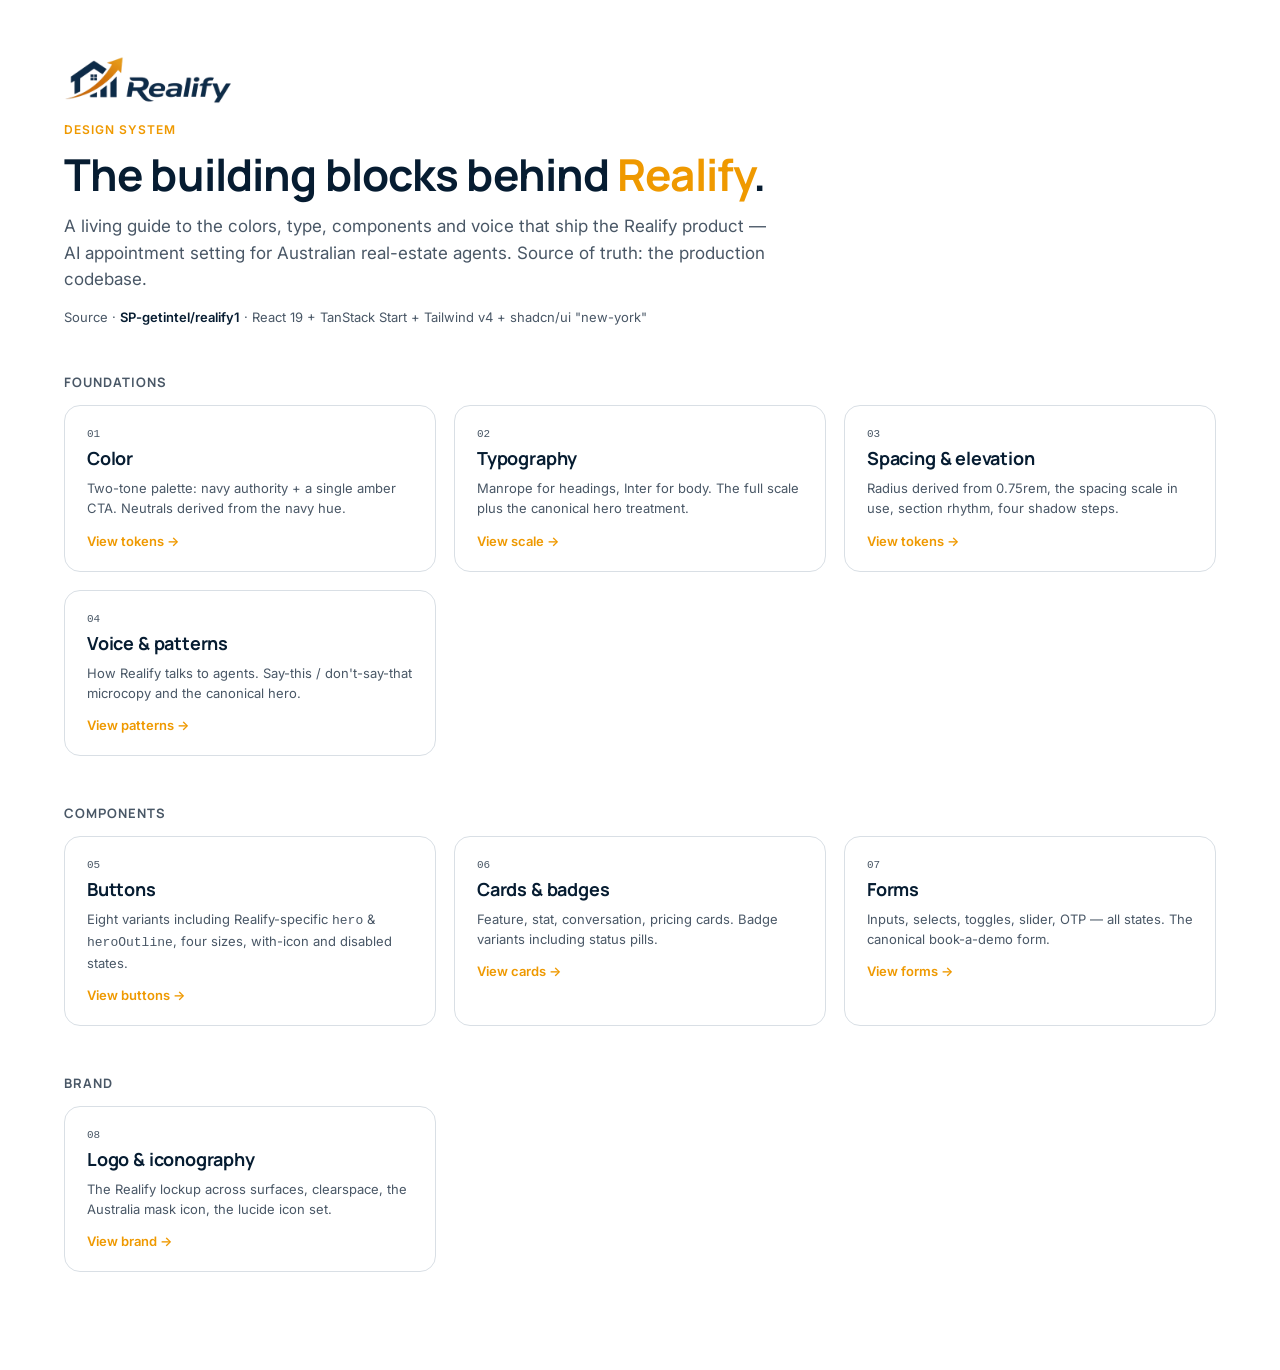
<file: index.html>
<!doctype html>
<html lang="en">
<head>
<meta charset="utf-8" />
<title>Realify Design System</title>
<link rel="stylesheet" href="tokens.css" />
<style>
  body { padding: 56px 64px 96px; }
  .wrap { max-width: 1240px; margin: 0 auto; }
  .head { display: flex; align-items: center; gap: 20px; }
  .head img { height: 48px; }
  .eyebrow { color: var(--amber); font-weight: 600; text-transform: uppercase; letter-spacing: 0.08em; font-size: 12px; }
  h1 { font-size: 44px; line-height: 1.05; margin-top: 14px; letter-spacing: -0.02em; }
  h1 em { font-style: normal; color: var(--amber); }
  .lede { color: var(--muted-foreground); font-size: 17px; max-width: 720px; margin-top: 16px; line-height: 1.55; }
  .meta { margin-top: 14px; font-size: 13px; color: var(--muted-foreground); }
  .meta b { color: var(--foreground); font-weight: 600; }

  section { margin-top: 48px; }
  .sec-h { font-family: var(--font-heading); font-size: 13px; letter-spacing: 0.08em; text-transform: uppercase; color: var(--muted-foreground); font-weight: 700; }
  .grid { display: grid; grid-template-columns: repeat(3, 1fr); gap: 18px; margin-top: 14px; }
  .card { display: block; background: white; border: 1px solid var(--border); border-radius: var(--radius-xl); padding: 22px; text-decoration: none; color: inherit; transition: border-color .15s, transform .15s, box-shadow .15s; }
  .card:hover { border-color: var(--amber); transform: translateY(-2px); box-shadow: 0 12px 24px -10px rgba(10,36,64,0.15); }
  .card .num { font-family: ui-monospace, Menlo, monospace; font-size: 11px; color: var(--muted-foreground); }
  .card h3 { font-family: var(--font-heading); font-weight: 700; font-size: 18px; margin-top: 6px; }
  .card p { font-size: 13px; color: var(--muted-foreground); margin-top: 8px; line-height: 1.55; }
  .card .arrow { color: var(--amber); margin-top: 14px; font-weight: 600; font-size: 13px; }
</style>
</head>
<body>
<div class="wrap">
  <div class="head">
    <img src="assets/logo.webp" alt="Realify"/>
  </div>
  <div class="eyebrow" style="margin-top: 18px;">Design system</div>
  <h1>The building blocks behind <em>Realify</em>.</h1>
  <p class="lede">A living guide to the colors, type, components and voice that ship the Realify product — AI appointment setting for Australian real-estate agents. Source of truth: the production codebase.</p>
  <div class="meta">Source · <b>SP-getintel/realify1</b> · React 19 + TanStack Start + Tailwind v4 + shadcn/ui "new-york"</div>

  <section>
    <div class="sec-h">Foundations</div>
    <div class="grid">
      <a class="card" href="colors.html"><div class="num">01</div><h3>Color</h3><p>Two-tone palette: navy authority + a single amber CTA. Neutrals derived from the navy hue.</p><div class="arrow">View tokens →</div></a>
      <a class="card" href="typography.html"><div class="num">02</div><h3>Typography</h3><p>Manrope for headings, Inter for body. The full scale plus the canonical hero treatment.</p><div class="arrow">View scale →</div></a>
      <a class="card" href="spacing.html"><div class="num">03</div><h3>Spacing &amp; elevation</h3><p>Radius derived from 0.75rem, the spacing scale in use, section rhythm, four shadow steps.</p><div class="arrow">View tokens →</div></a>
      <a class="card" href="voice.html"><div class="num">04</div><h3>Voice &amp; patterns</h3><p>How Realify talks to agents. Say-this / don't-say-that microcopy and the canonical hero.</p><div class="arrow">View patterns →</div></a>
    </div>
  </section>

  <section>
    <div class="sec-h">Components</div>
    <div class="grid">
      <a class="card" href="buttons.html"><div class="num">05</div><h3>Buttons</h3><p>Eight variants including Realify-specific <code>hero</code> &amp; <code>heroOutline</code>, four sizes, with-icon and disabled states.</p><div class="arrow">View buttons →</div></a>
      <a class="card" href="cards.html"><div class="num">06</div><h3>Cards &amp; badges</h3><p>Feature, stat, conversation, pricing cards. Badge variants including status pills.</p><div class="arrow">View cards →</div></a>
      <a class="card" href="forms.html"><div class="num">07</div><h3>Forms</h3><p>Inputs, selects, toggles, slider, OTP — all states. The canonical book-a-demo form.</p><div class="arrow">View forms →</div></a>
    </div>
  </section>

  <section>
    <div class="sec-h">Brand</div>
    <div class="grid">
      <a class="card" href="brand.html"><div class="num">08</div><h3>Logo &amp; iconography</h3><p>The Realify lockup across surfaces, clearspace, the Australia mask icon, the lucide icon set.</p><div class="arrow">View brand →</div></a>
    </div>
  </section>
</div>
</body>
</html>
</file>
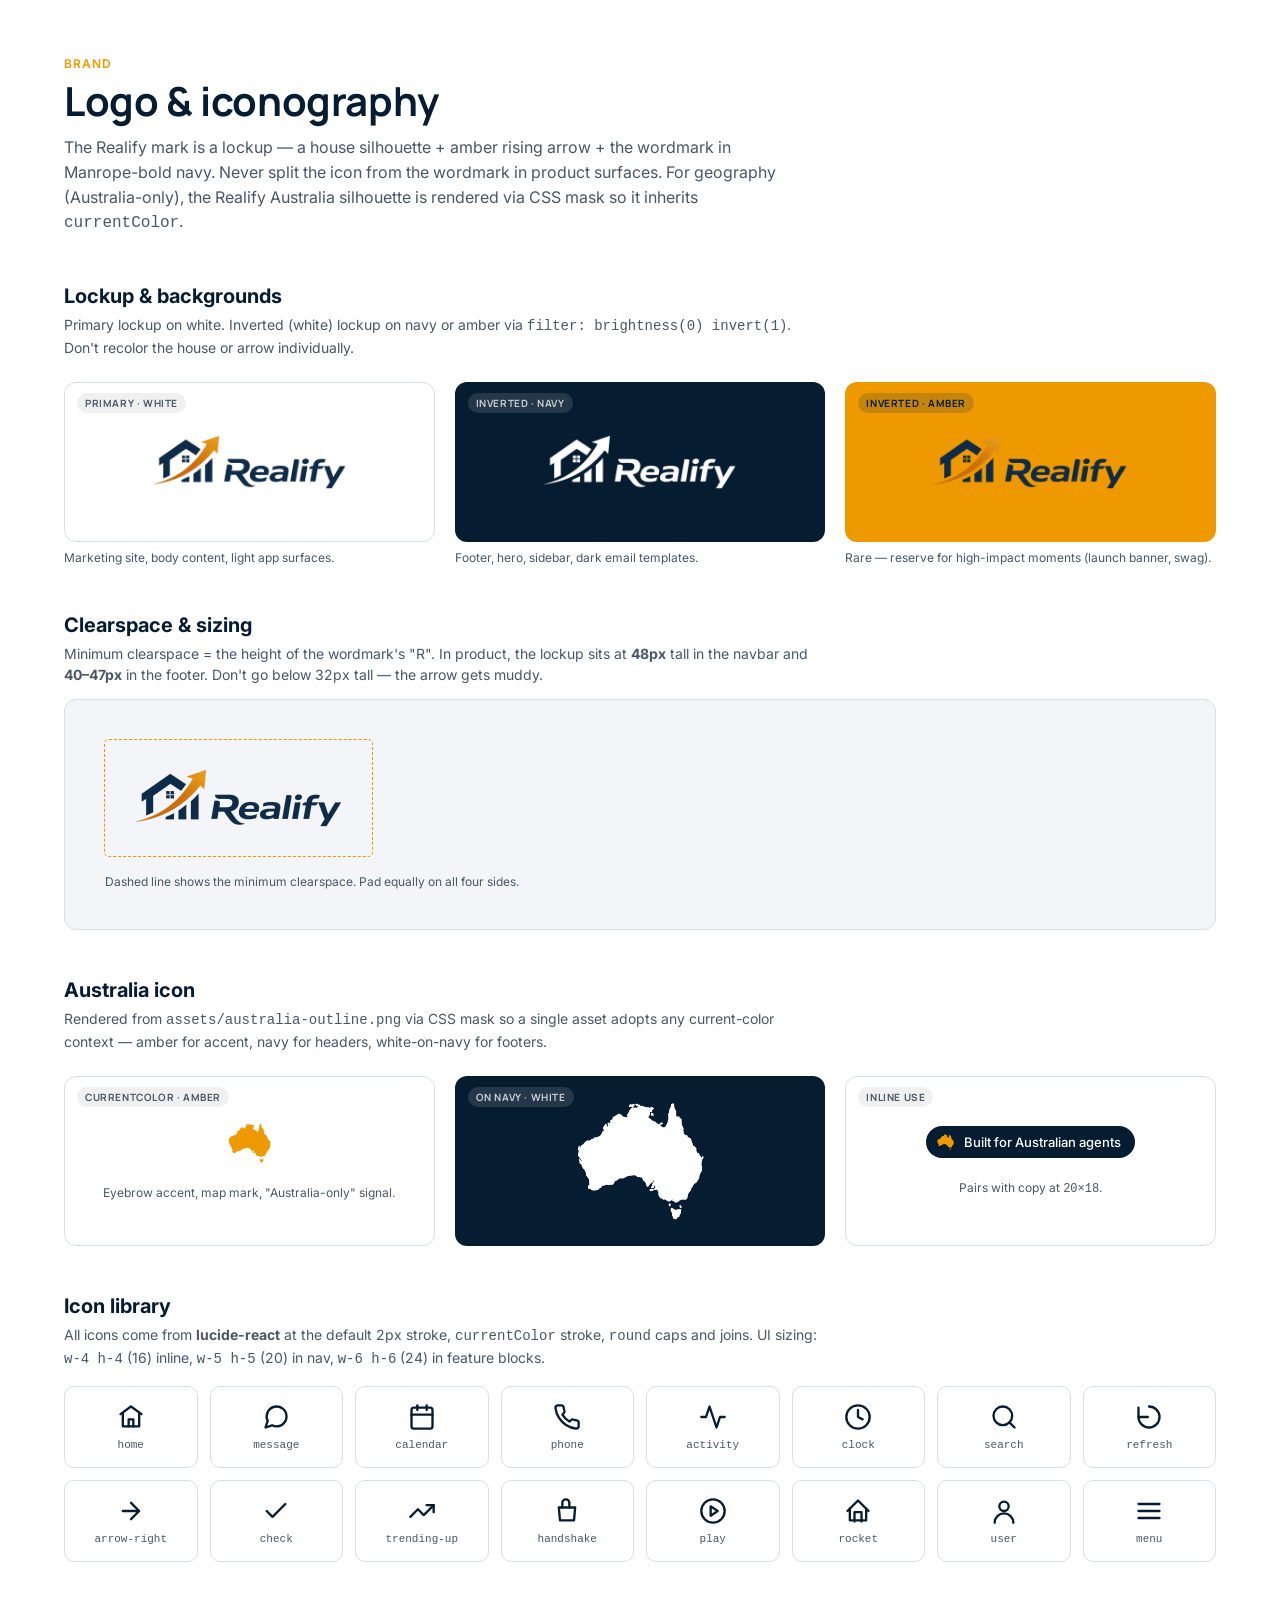
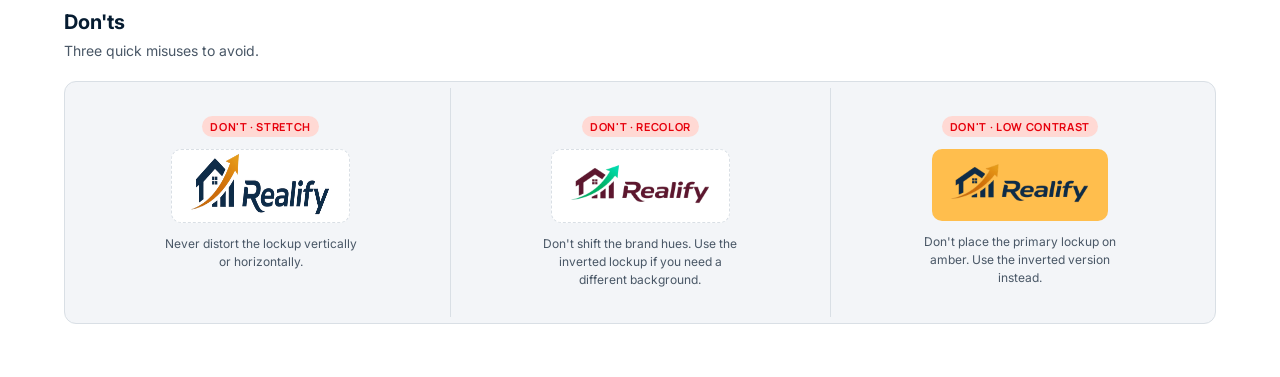
<file: brand.html>
<!doctype html>
<html lang="en">
<head>
<meta charset="utf-8" />
<title>Realify — Logo &amp; iconography</title>
<link rel="stylesheet" href="tokens.css" />
<style>
  body { padding: 56px 64px; }
  .wrap { max-width: 1240px; margin: 0 auto; }
  .eyebrow { color: var(--amber); font-weight: 600; text-transform: uppercase; letter-spacing: 0.08em; font-size: 12px; }
  h1 { font-size: 40px; line-height: 1.1; margin-top: 8px; }
  .lede { color: var(--muted-foreground); font-size: 16px; max-width: 720px; margin-top: 12px; line-height: 1.55; }
  section { margin-top: 48px; }
  .sec-h { font-size: 20px; font-weight: 700; }
  .sec-sub { color: var(--muted-foreground); font-size: 14px; margin-top: 6px; max-width: 760px; line-height: 1.5; }

  .grid2 { display: grid; grid-template-columns: 1fr 1fr; gap: 20px; margin-top: 24px; }
  .grid3 { display: grid; grid-template-columns: repeat(3, 1fr); gap: 20px; margin-top: 24px; }
  .grid6 { display: grid; grid-template-columns: repeat(6, 1fr); gap: 14px; margin-top: 24px; }
  .tile { border: 1px solid var(--border); border-radius: var(--radius-lg); padding: 24px; background: white; display: flex; align-items: center; justify-content: center; min-height: 160px; position: relative; }
  .tile.dark { background: var(--primary); border-color: transparent; }
  .tile.amber { background: var(--amber); border-color: transparent; }
  .tile img.logo { height: 56px; width: auto; }
  .tile.dark img.logo { filter: brightness(0) invert(1); }
  .tile .pill { position: absolute; top: 10px; left: 12px; font-family: var(--font-heading); font-size: 10px; letter-spacing: 0.06em; text-transform: uppercase; font-weight: 700; padding: 3px 8px; border-radius: 999px; background: rgba(0,0,0,0.06); color: var(--muted-foreground); }
  .tile.dark .pill { background: rgba(255,255,255,0.12); color: rgba(255,255,255,0.75); }
  .tile.amber .pill { background: rgba(10,36,64,0.18); color: var(--primary); }
  .meta { font-size: 12px; color: var(--muted-foreground); margin-top: 8px; }

  /* Clearspace demo */
  .cs-stage { background: var(--card); border-radius: var(--radius-lg); border: 1px solid var(--border); padding: 40px; position: relative; }
  .cs-stage .ring { display: inline-block; padding: 28px; outline: 1px dashed var(--amber); outline-offset: 0; border-radius: 4px; }
  .cs-stage img { display: block; height: 60px; }
  .cs-note { margin-top: 14px; font-size: 12px; color: var(--muted-foreground); }

  /* Australia icon */
  .au {
    display: inline-block;
    background-color: currentColor;
    -webkit-mask: url("assets/australia-outline.png") center / contain no-repeat;
            mask: url("assets/australia-outline.png") center / contain no-repeat;
    width: 88px; height: 80px;
  }
  .au.sm { width: 22px; height: 20px; }
  .au.md { width: 44px; height: 40px; }
  .au.lg { width: 132px; height: 120px; }

  /* Icon grid */
  .ic { width: 28px; height: 28px; stroke: currentColor; fill: none; stroke-width: 2; stroke-linecap: round; stroke-linejoin: round; }
  .ic-row { display: grid; grid-template-columns: repeat(8, 1fr); gap: 12px; margin-top: 16px; }
  .ic-cell { display: flex; flex-direction: column; align-items: center; gap: 8px; padding: 16px 8px; border: 1px solid var(--border); border-radius: var(--radius-md); color: var(--primary); background: white; }
  .ic-cell .nm { font-size: 11px; color: var(--muted-foreground); font-family: ui-monospace, Menlo, monospace; }

  .badge-pair { display: inline-flex; align-items: center; gap: 10px; padding: 8px 14px 8px 10px; background: var(--primary); color: white; border-radius: 999px; font-size: 13px; font-weight: 500; }
  .badge-pair .au { width: 18px; height: 16px; color: var(--amber); }

  .donts { background: var(--card); border: 1px solid var(--border); border-radius: var(--radius-lg); padding: 6px; margin-top: 20px; }
  .donts .row { display: grid; grid-template-columns: 1fr 1fr 1fr; }
  .donts .cell { padding: 28px 24px; display: flex; flex-direction: column; align-items: center; gap: 12px; position: relative; }
  .donts .cell + .cell { border-left: 1px solid var(--border); }
  .donts .tag { font-family: var(--font-heading); font-size: 11px; letter-spacing: 0.06em; text-transform: uppercase; font-weight: 700; padding: 3px 8px; border-radius: 999px; }
  .donts .tag.dont { background: oklch(0.92 0.05 25); color: var(--destructive); }
  .donts .cell .what { font-size: 12px; color: var(--muted-foreground); text-align: center; max-width: 200px; line-height: 1.5; }
  .donts .cell .demo { padding: 14px 18px; background: var(--background); border-radius: var(--radius-md); border: 1px dashed var(--border); }
  .donts .cell .demo img { height: 40px; }
  .donts .stretch img { transform: scaleY(1.6); transform-origin: center; }
  .donts .recolor img { filter: hue-rotate(120deg) saturate(1.3); }
  .donts .lowbg { background: oklch(0.85 0.15 75); padding: 14px 18px; border-radius: var(--radius-md); }
</style>
</head>
<body>
<div class="wrap">
  <div class="eyebrow">Brand</div>
  <h1>Logo &amp; iconography</h1>
  <p class="lede">The Realify mark is a lockup — a house silhouette + amber rising arrow + the wordmark in Manrope-bold navy. Never split the icon from the wordmark in product surfaces. For geography (Australia-only), the Realify Australia silhouette is rendered via CSS mask so it inherits <code>currentColor</code>.</p>

  <section>
    <div class="sec-h">Lockup &amp; backgrounds</div>
    <p class="sec-sub">Primary lockup on white. Inverted (white) lockup on navy or amber via <code>filter: brightness(0) invert(1)</code>. Don't recolor the house or arrow individually.</p>
    <div class="grid3">
      <div>
        <div class="tile"><span class="pill">Primary · white</span><img class="logo" src="assets/logo.webp" alt="Realify"/></div>
        <div class="meta">Marketing site, body content, light app surfaces.</div>
      </div>
      <div>
        <div class="tile dark"><span class="pill">Inverted · navy</span><img class="logo" src="assets/logo.webp" alt="Realify"/></div>
        <div class="meta">Footer, hero, sidebar, dark email templates.</div>
      </div>
      <div>
        <div class="tile amber"><span class="pill">Inverted · amber</span><img class="logo" src="assets/logo.webp" alt="Realify"/></div>
        <div class="meta">Rare — reserve for high-impact moments (launch banner, swag).</div>
      </div>
    </div>
  </section>

  <section>
    <div class="sec-h">Clearspace &amp; sizing</div>
    <p class="sec-sub">Minimum clearspace = the height of the wordmark's "R". In product, the lockup sits at <b>48px</b> tall in the navbar and <b>40–47px</b> in the footer. Don't go below 32px tall — the arrow gets muddy.</p>
    <div class="cs-stage">
      <div class="ring"><img src="assets/logo.webp" alt="Realify"/></div>
      <div class="cs-note">Dashed line shows the minimum clearspace. Pad equally on all four sides.</div>
    </div>
  </section>

  <section>
    <div class="sec-h">Australia icon</div>
    <p class="sec-sub">Rendered from <code>assets/australia-outline.png</code> via CSS mask so a single asset adopts any current-color context — amber for accent, navy for headers, white-on-navy for footers.</p>
    <div class="grid3">
      <div class="tile" style="flex-direction: column; gap: 14px; color: var(--amber);">
        <span class="pill">Currentcolor · amber</span>
        <span class="au md"></span>
        <div class="meta">Eyebrow accent, map mark, "Australia-only" signal.</div>
      </div>
      <div class="tile dark" style="flex-direction: column; gap: 14px; color: white;">
        <span class="pill">On navy · white</span>
        <span class="au lg"></span>
      </div>
      <div class="tile" style="flex-direction: column; gap: 14px; color: var(--primary);">
        <span class="pill">Inline use</span>
        <div class="badge-pair"><span class="au"></span>Built for Australian agents</div>
        <div class="meta">Pairs with copy at <code>20×18</code>.</div>
      </div>
    </div>
  </section>

  <section>
    <div class="sec-h">Icon library</div>
    <p class="sec-sub">All icons come from <b>lucide-react</b> at the default 2px stroke, <code>currentColor</code> stroke, <code>round</code> caps and joins. UI sizing: <code>w-4 h-4</code> (16) inline, <code>w-5 h-5</code> (20) in nav, <code>w-6 h-6</code> (24) in feature blocks.</p>
    <div class="ic-row">
      <div class="ic-cell"><svg class="ic" viewBox="0 0 24 24"><path d="M3 9.5L12 3l9 6.5"/><path d="M5 9v11h14V9"/><path d="M10 20v-6h4v6"/></svg><div class="nm">home</div></div>
      <div class="ic-cell"><svg class="ic" viewBox="0 0 24 24"><path d="M21 11.5a8.38 8.38 0 0 1-.9 3.8 8.5 8.5 0 0 1-7.6 4.7 8.38 8.38 0 0 1-3.8-.9L3 21l1.9-5.7a8.5 8.5 0 1 1 16.1-3.8z"/></svg><div class="nm">message</div></div>
      <div class="ic-cell"><svg class="ic" viewBox="0 0 24 24"><rect x="3" y="4" width="18" height="18" rx="2"/><path d="M16 2v4M8 2v4M3 10h18"/></svg><div class="nm">calendar</div></div>
      <div class="ic-cell"><svg class="ic" viewBox="0 0 24 24"><path d="M22 16.92v3a2 2 0 0 1-2.18 2 19.79 19.79 0 0 1-8.63-3.07 19.5 19.5 0 0 1-6-6A19.79 19.79 0 0 1 2.12 4.18 2 2 0 0 1 4.11 2h3a2 2 0 0 1 2 1.72c.13.92.36 1.82.66 2.68a2 2 0 0 1-.45 2.11L8.09 9.91a16 16 0 0 0 6 6l1.4-1.23a2 2 0 0 1 2.11-.45c.86.3 1.76.53 2.68.66A2 2 0 0 1 22 16.92z"/></svg><div class="nm">phone</div></div>
      <div class="ic-cell"><svg class="ic" viewBox="0 0 24 24"><polyline points="22 12 18 12 15 21 9 3 6 12 2 12"/></svg><div class="nm">activity</div></div>
      <div class="ic-cell"><svg class="ic" viewBox="0 0 24 24"><circle cx="12" cy="12" r="10"/><polyline points="12 6 12 12 16 14"/></svg><div class="nm">clock</div></div>
      <div class="ic-cell"><svg class="ic" viewBox="0 0 24 24"><circle cx="11" cy="11" r="8"/><line x1="21" y1="21" x2="16.65" y2="16.65"/></svg><div class="nm">search</div></div>
      <div class="ic-cell"><svg class="ic" viewBox="0 0 24 24"><path d="M3 12a9 9 0 1 0 9-9"/><polyline points="3 4 3 12 11 12"/></svg><div class="nm">refresh</div></div>
      <div class="ic-cell"><svg class="ic" viewBox="0 0 24 24"><path d="M5 12h14M12 5l7 7-7 7"/></svg><div class="nm">arrow-right</div></div>
      <div class="ic-cell"><svg class="ic" viewBox="0 0 24 24"><polyline points="20 6 9 17 4 12"/></svg><div class="nm">check</div></div>
      <div class="ic-cell"><svg class="ic" viewBox="0 0 24 24"><polyline points="22 7 13.5 15.5 8.5 10.5 2 17"/><polyline points="16 7 22 7 22 13"/></svg><div class="nm">trending-up</div></div>
      <div class="ic-cell"><svg class="ic" viewBox="0 0 24 24"><path d="M14 9V5a3 3 0 0 0-6 0v4"/><path d="M5 9h14l-1 11H6z"/></svg><div class="nm">handshake</div></div>
      <div class="ic-cell"><svg class="ic" viewBox="0 0 24 24"><circle cx="12" cy="12" r="10"/><polygon points="10 8 16 12 10 16 10 8"/></svg><div class="nm">play</div></div>
      <div class="ic-cell"><svg class="ic" viewBox="0 0 24 24"><path d="M3 12l9-9 9 9"/><path d="M5 10v10h14V10"/><path d="M9 21V13h6v8"/></svg><div class="nm">rocket</div></div>
      <div class="ic-cell"><svg class="ic" viewBox="0 0 24 24"><circle cx="12" cy="8" r="4"/><path d="M4 22a8 8 0 0 1 16 0"/></svg><div class="nm">user</div></div>
      <div class="ic-cell"><svg class="ic" viewBox="0 0 24 24"><line x1="3" y1="6" x2="21" y2="6"/><line x1="3" y1="12" x2="21" y2="12"/><line x1="3" y1="18" x2="21" y2="18"/></svg><div class="nm">menu</div></div>
    </div>
  </section>

  <section>
    <div class="sec-h">Don'ts</div>
    <p class="sec-sub">Three quick misuses to avoid.</p>
    <div class="donts">
      <div class="row">
        <div class="cell stretch">
          <span class="tag dont">Don't · stretch</span>
          <div class="demo"><img src="assets/logo.webp" alt=""/></div>
          <div class="what">Never distort the lockup vertically or horizontally.</div>
        </div>
        <div class="cell recolor">
          <span class="tag dont">Don't · recolor</span>
          <div class="demo"><img src="assets/logo.webp" alt=""/></div>
          <div class="what">Don't shift the brand hues. Use the inverted lockup if you need a different background.</div>
        </div>
        <div class="cell">
          <span class="tag dont">Don't · low contrast</span>
          <div class="lowbg"><img src="assets/logo.webp" alt="" style="height: 40px;"/></div>
          <div class="what">Don't place the primary lockup on amber. Use the inverted version instead.</div>
        </div>
      </div>
    </div>
  </section>
</div>
</body>
</html>
</file>
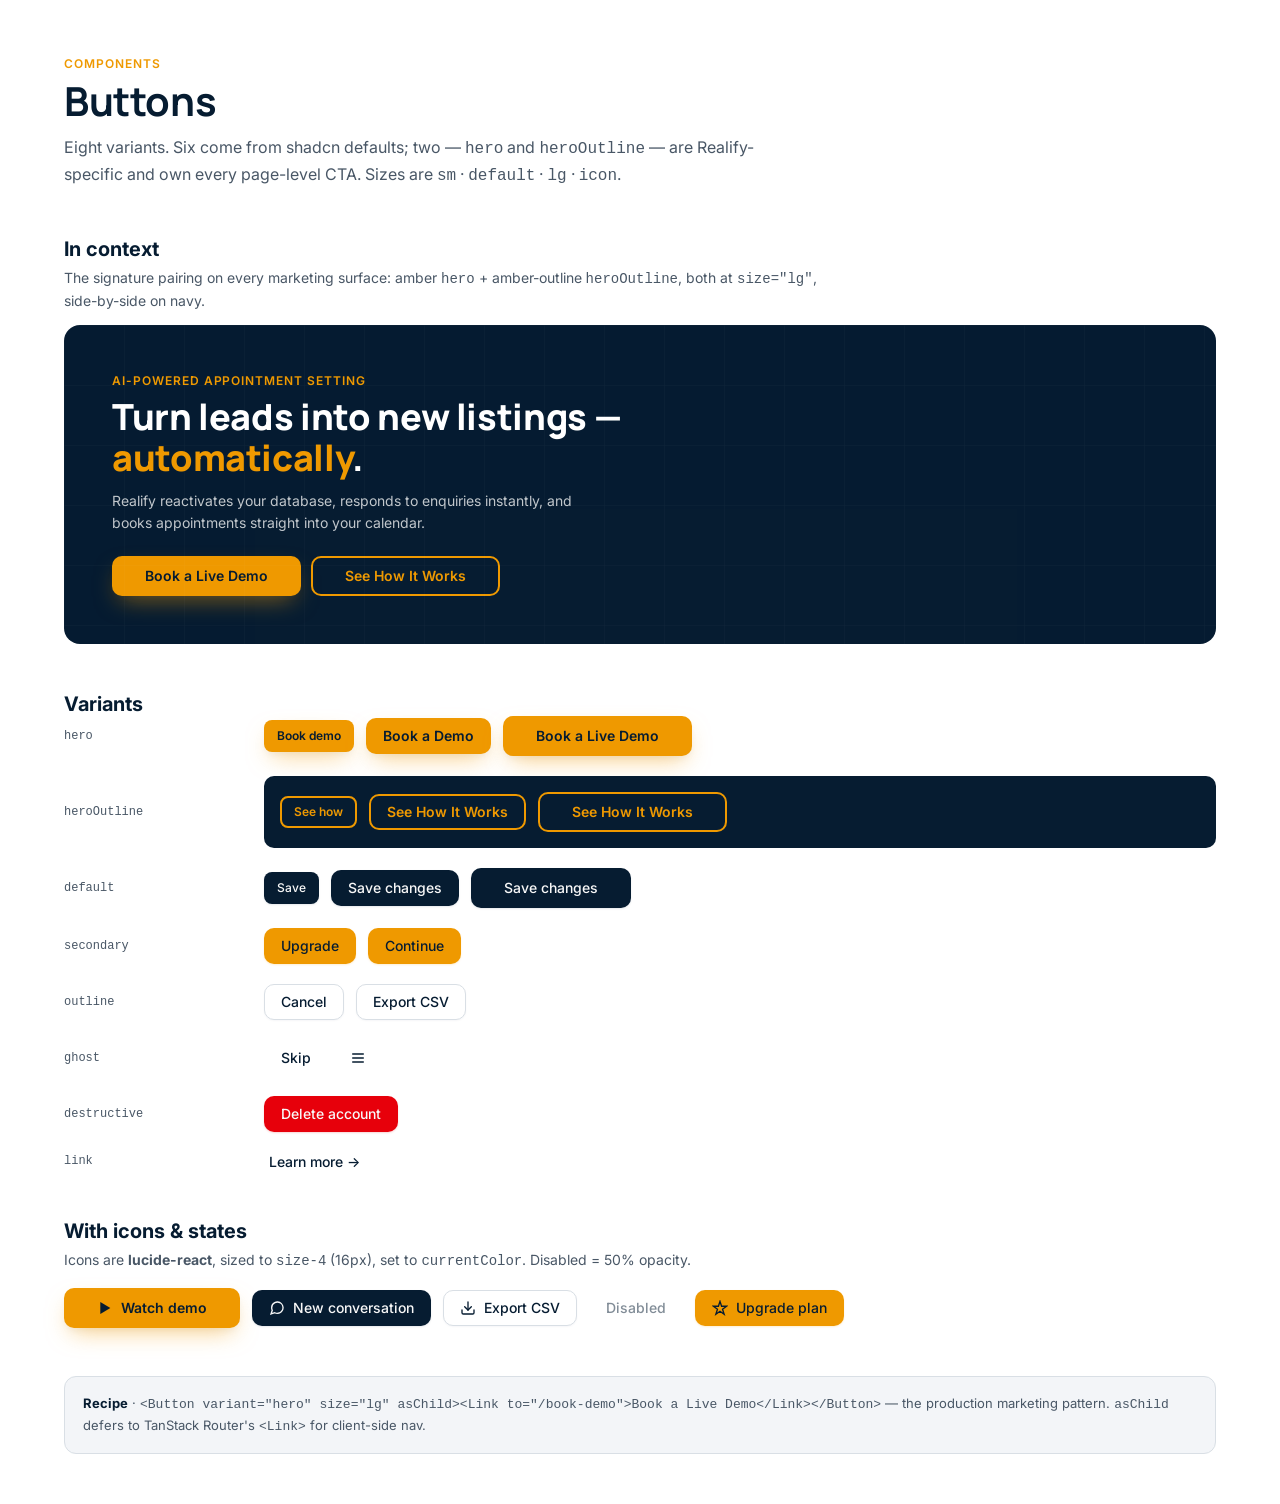
<file: buttons.html>
<!doctype html>
<html lang="en">
<head>
<meta charset="utf-8" />
<title>Realify — Buttons</title>
<link rel="stylesheet" href="tokens.css" />
<style>
  body { padding: 56px 64px; }
  .wrap { max-width: 1240px; margin: 0 auto; }
  .eyebrow { color: var(--amber); font-weight: 600; text-transform: uppercase; letter-spacing: 0.08em; font-size: 12px; }
  h1 { font-size: 40px; line-height: 1.1; margin-top: 8px; }
  .lede { color: var(--muted-foreground); font-size: 16px; max-width: 720px; margin-top: 12px; line-height: 1.55; }
  section { margin-top: 48px; }
  .sec-h { font-size: 20px; font-weight: 700; }
  .sec-sub { color: var(--muted-foreground); font-size: 14px; margin-top: 6px; max-width: 760px; line-height: 1.5; }

  /* Button (mirrors src/components/ui/button.tsx exactly) */
  .btn {
    display: inline-flex; align-items: center; justify-content: center; gap: 8px;
    white-space: nowrap; border-radius: var(--radius-md);
    font-family: var(--font-body); font-size: 14px; font-weight: 500;
    transition: background-color .15s, color .15s, filter .15s, border-color .15s;
    border: 1px solid transparent; cursor: pointer; user-select: none;
  }
  .btn .ic { width: 16px; height: 16px; flex: none; }
  .btn:focus-visible { outline: 1px solid var(--ring); outline-offset: 2px; }
  .btn:disabled, .btn[aria-disabled="true"] { opacity: 0.5; pointer-events: none; }

  .size-default { height: 36px; padding: 0 16px; }
  .size-sm { height: 32px; padding: 0 12px; font-size: 12px; border-radius: var(--radius-sm); }
  .size-lg { height: 40px; padding: 0 32px; }
  .size-icon { height: 36px; width: 36px; padding: 0; }

  .v-default { background: var(--primary); color: var(--primary-foreground); box-shadow: 0 1px 2px rgba(10,36,64,0.10); }
  .v-default:hover { background: color-mix(in oklch, var(--primary) 90%, transparent); }
  .v-destructive { background: var(--destructive); color: var(--destructive-foreground); box-shadow: 0 1px 2px rgba(220,38,38,0.20); }
  .v-outline { border-color: var(--input); background: var(--background); color: var(--foreground); box-shadow: 0 1px 2px rgba(10,36,64,0.04); }
  .v-outline:hover { background: var(--accent); color: var(--accent-foreground); }
  .v-secondary { background: var(--amber); color: var(--amber-foreground); box-shadow: 0 1px 2px rgba(245,158,11,0.18); }
  .v-secondary:hover { filter: brightness(0.95); }
  .v-ghost { background: transparent; color: var(--foreground); }
  .v-ghost:hover { background: var(--accent); }
  .v-link { background: transparent; color: var(--primary); text-underline-offset: 4px; padding: 0 4px; height: auto; }
  .v-link:hover { text-decoration: underline; }
  .v-hero { background: var(--amber); color: var(--amber-foreground); font-weight: 600; box-shadow: 0 10px 24px -8px rgba(245,158,11,0.55), 0 4px 8px -4px rgba(10,36,64,0.10); }
  .v-hero:hover { filter: brightness(1.1); }
  .v-heroOutline { border: 2px solid var(--amber); background: transparent; color: var(--amber); font-weight: 600; }
  .v-heroOutline:hover { background: var(--amber); color: var(--amber-foreground); }

  /* Layout */
  .grid { display: grid; gap: 20px; }
  .variants { grid-template-columns: 180px 1fr; align-items: center; }
  .variants .label { color: var(--muted-foreground); font-family: ui-monospace, Menlo, monospace; font-size: 12px; }
  .row { display: flex; align-items: center; gap: 12px; flex-wrap: wrap; }

  /* In-context cards */
  .stage { background: var(--primary); border-radius: var(--radius-xl); padding: 48px; color: white; position: relative; overflow: hidden; }
  .stage .eb { color: var(--amber); font-weight: 600; font-size: 12px; text-transform: uppercase; letter-spacing: 0.08em; }
  .stage h3 { font-family: var(--font-heading); font-weight: 800; font-size: 36px; line-height: 1.15; margin-top: 8px; max-width: 520px; }
  .stage h3 em { font-style: normal; color: var(--amber); }
  .stage p { color: rgba(255,255,255,0.75); margin-top: 12px; max-width: 460px; font-size: 14px; line-height: 1.55; }
  .stage .ctas { margin-top: 22px; display: flex; gap: 10px; flex-wrap: wrap; }
  .grid-bg { position:absolute; inset:0; opacity: 0.04; background-image: linear-gradient(rgba(255,255,255,.5) 1px, transparent 1px), linear-gradient(90deg, rgba(255,255,255,.5) 1px, transparent 1px); background-size: 60px 60px; pointer-events: none; }

  .note { background: var(--card); border: 1px solid var(--border); border-radius: var(--radius-lg); padding: 16px 18px; font-size: 13px; color: var(--muted-foreground); line-height: 1.55; }
  .note b { color: var(--foreground); }
</style>
</head>
<body>
<div class="wrap">
  <div class="eyebrow">Components</div>
  <h1>Buttons</h1>
  <p class="lede">Eight variants. Six come from shadcn defaults; two — <code>hero</code> and <code>heroOutline</code> — are Realify-specific and own every page-level CTA. Sizes are <code>sm</code> · <code>default</code> · <code>lg</code> · <code>icon</code>.</p>

  <section>
    <div class="sec-h">In context</div>
    <p class="sec-sub">The signature pairing on every marketing surface: amber <code>hero</code> + amber-outline <code>heroOutline</code>, both at <code>size="lg"</code>, side-by-side on navy.</p>
    <div class="stage">
      <div class="grid-bg"></div>
      <div class="eb">AI-Powered Appointment Setting</div>
      <h3>Turn leads into new listings — <em>automatically</em>.</h3>
      <p>Realify reactivates your database, responds to enquiries instantly, and books appointments straight into your calendar.</p>
      <div class="ctas">
        <button class="btn size-lg v-hero">Book a Live Demo</button>
        <button class="btn size-lg v-heroOutline">See How It Works</button>
      </div>
    </div>
  </section>

  <section>
    <div class="sec-h">Variants</div>
    <div class="grid variants">
      <div class="label">hero</div>
      <div class="row">
        <button class="btn size-sm v-hero">Book demo</button>
        <button class="btn size-default v-hero">Book a Demo</button>
        <button class="btn size-lg v-hero">Book a Live Demo</button>
      </div>

      <div class="label">heroOutline</div>
      <div style="background: var(--primary); border-radius: var(--radius-md); padding: 16px;"><div class="row">
        <button class="btn size-sm v-heroOutline">See how</button>
        <button class="btn size-default v-heroOutline">See How It Works</button>
        <button class="btn size-lg v-heroOutline">See How It Works</button>
      </div></div>

      <div class="label">default</div>
      <div class="row">
        <button class="btn size-sm v-default">Save</button>
        <button class="btn size-default v-default">Save changes</button>
        <button class="btn size-lg v-default">Save changes</button>
      </div>

      <div class="label">secondary</div>
      <div class="row">
        <button class="btn size-default v-secondary">Upgrade</button>
        <button class="btn size-default v-secondary">Continue</button>
      </div>

      <div class="label">outline</div>
      <div class="row">
        <button class="btn size-default v-outline">Cancel</button>
        <button class="btn size-default v-outline">Export CSV</button>
      </div>

      <div class="label">ghost</div>
      <div class="row">
        <button class="btn size-default v-ghost">Skip</button>
        <button class="btn size-icon v-ghost" aria-label="Menu"><svg class="ic" viewBox="0 0 24 24" fill="none" stroke="currentColor" stroke-width="2" stroke-linecap="round"><line x1="4" y1="6" x2="20" y2="6"/><line x1="4" y1="12" x2="20" y2="12"/><line x1="4" y1="18" x2="20" y2="18"/></svg></button>
      </div>

      <div class="label">destructive</div>
      <div class="row">
        <button class="btn size-default v-destructive">Delete account</button>
      </div>

      <div class="label">link</div>
      <div class="row">
        <button class="btn v-link">Learn more →</button>
      </div>
    </div>
  </section>

  <section>
    <div class="sec-h">With icons &amp; states</div>
    <p class="sec-sub">Icons are <b>lucide-react</b>, sized to <code>size-4</code> (16px), set to <code>currentColor</code>. Disabled = 50% opacity.</p>
    <div class="row" style="margin-top: 16px;">
      <button class="btn size-lg v-hero">
        <svg class="ic" viewBox="0 0 24 24" fill="currentColor"><path d="M5 3v18l15-9z"/></svg>
        Watch demo
      </button>
      <button class="btn size-default v-default">
        <svg class="ic" viewBox="0 0 24 24" fill="none" stroke="currentColor" stroke-width="2"><path d="M21 11.5a8.38 8.38 0 0 1-.9 3.8 8.5 8.5 0 0 1-7.6 4.7 8.38 8.38 0 0 1-3.8-.9L3 21l1.9-5.7a8.38 8.38 0 0 1-.9-3.8 8.5 8.5 0 0 1 4.7-7.6 8.38 8.38 0 0 1 3.8-.9h.5a8.48 8.48 0 0 1 8 8v.5z"/></svg>
        New conversation
      </button>
      <button class="btn size-default v-outline">
        <svg class="ic" viewBox="0 0 24 24" fill="none" stroke="currentColor" stroke-width="2" stroke-linecap="round"><path d="M21 15v4a2 2 0 0 1-2 2H5a2 2 0 0 1-2-2v-4"/><polyline points="7 10 12 15 17 10"/><line x1="12" y1="15" x2="12" y2="3"/></svg>
        Export CSV
      </button>
      <button class="btn size-default v-ghost" aria-disabled="true">Disabled</button>
      <button class="btn size-default v-secondary"><svg class="ic" viewBox="0 0 24 24" fill="none" stroke="currentColor" stroke-width="2"><path d="M12 2l2.4 7.4H22l-6.2 4.5 2.4 7.4L12 16.8 5.8 21.3l2.4-7.4L2 9.4h7.6z"/></svg> Upgrade plan</button>
    </div>
  </section>

  <section>
    <div class="note"><b>Recipe</b> · <code>&lt;Button variant="hero" size="lg" asChild&gt;&lt;Link to="/book-demo"&gt;Book a Live Demo&lt;/Link&gt;&lt;/Button&gt;</code> — the production marketing pattern. <code>asChild</code> defers to TanStack Router's <code>&lt;Link&gt;</code> for client-side nav.</div>
  </section>
</div>
</body>
</html>
</file>
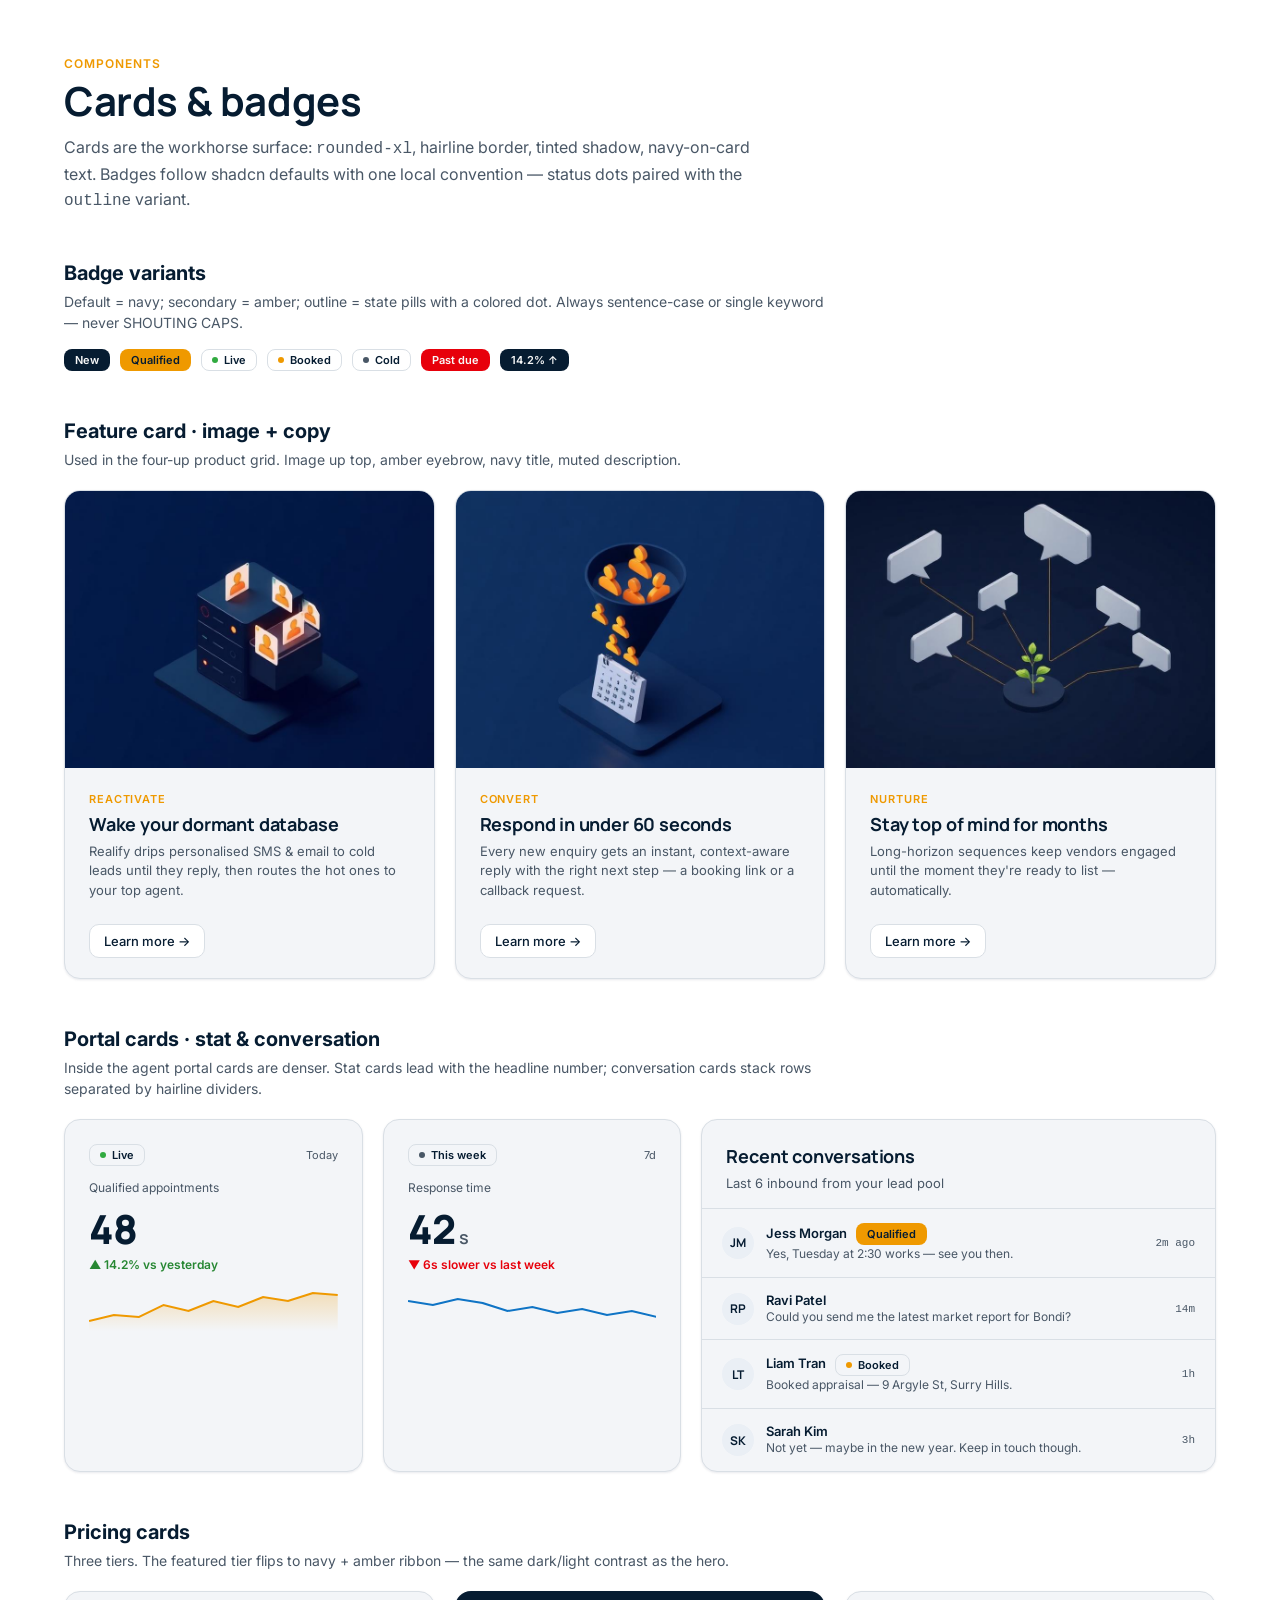
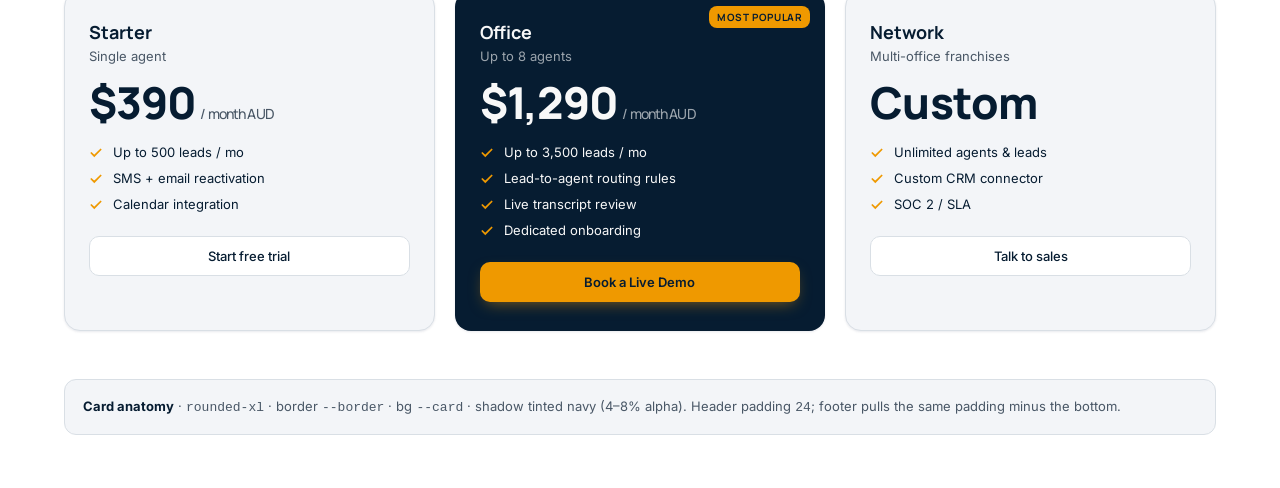
<file: cards.html>
<!doctype html>
<html lang="en">
<head>
<meta charset="utf-8" />
<title>Realify — Cards &amp; badges</title>
<link rel="stylesheet" href="tokens.css" />
<style>
  body { padding: 56px 64px; }
  .wrap { max-width: 1240px; margin: 0 auto; }
  .eyebrow { color: var(--amber); font-weight: 600; text-transform: uppercase; letter-spacing: 0.08em; font-size: 12px; }
  h1 { font-size: 40px; line-height: 1.1; margin-top: 8px; }
  .lede { color: var(--muted-foreground); font-size: 16px; max-width: 720px; margin-top: 12px; line-height: 1.55; }
  section { margin-top: 48px; }
  .sec-h { font-size: 20px; font-weight: 700; }
  .sec-sub { color: var(--muted-foreground); font-size: 14px; margin-top: 6px; max-width: 760px; line-height: 1.5; }

  /* shadcn card */
  .card { background: var(--card); color: var(--card-foreground); border: 1px solid var(--border); border-radius: var(--radius-xl); box-shadow: 0 1px 2px rgba(10,36,64,0.04), 0 1px 3px rgba(10,36,64,0.06); overflow: hidden; }
  .card-header { padding: 24px; }
  .card-title { font-family: var(--font-heading); font-weight: 700; font-size: 18px; letter-spacing: -0.01em; }
  .card-desc { color: var(--muted-foreground); font-size: 13px; margin-top: 6px; line-height: 1.5; }
  .card-content { padding: 0 24px 24px; }
  .card-footer { padding: 0 24px 20px; display: flex; align-items: center; gap: 10px; }

  /* Badge */
  .badge { display: inline-flex; align-items: center; gap: 6px; border-radius: var(--radius-sm); padding: 3px 10px; font-size: 11px; font-weight: 600; border: 1px solid transparent; font-family: var(--font-body); }
  .b-default { background: var(--primary); color: var(--primary-foreground); }
  .b-secondary { background: var(--amber); color: var(--amber-foreground); }
  .b-outline { border-color: var(--border); color: var(--foreground); background: transparent; }
  .b-destructive { background: var(--destructive); color: var(--destructive-foreground); }
  .dot { width: 6px; height: 6px; border-radius: 50%; }

  .btn { display: inline-flex; align-items: center; justify-content: center; gap: 8px; border-radius: var(--radius-md); font-family: var(--font-body); font-size: 13px; font-weight: 500; cursor: pointer; border: 1px solid transparent; height: 34px; padding: 0 14px; transition: filter .15s, background .15s; }
  .btn-hero { background: var(--amber); color: var(--amber-foreground); font-weight: 600; box-shadow: 0 6px 16px -6px rgba(245,158,11,0.55); }
  .btn-outline { border-color: var(--border); background: white; color: var(--foreground); }
  .btn-ghost { background: transparent; color: var(--foreground); }

  /* layouts */
  .threecol { display: grid; grid-template-columns: repeat(3, 1fr); gap: 20px; margin-top: 20px; }
  .twocol { display: grid; grid-template-columns: 1.2fr 1fr; gap: 20px; margin-top: 20px; }

  /* Feature card with image */
  .feat .img { aspect-ratio: 4/3; background-size: cover; background-position: center; }
  .feat .img.r { background-image: url("assets/feature-reactivate.jpg"); }
  .feat .img.c { background-image: url("assets/feature-convert.jpg"); }
  .feat .img.n { background-image: url("assets/feature-nurture.jpg"); }
  .feat .img.a { background-image: url("assets/feature-amplify.jpg"); }

  /* Stat card */
  .stat { padding: 24px; }
  .stat .meta { display: flex; justify-content: space-between; align-items: center; }
  .stat .num { font-family: var(--font-heading); font-weight: 800; font-size: 40px; line-height: 1; letter-spacing: -0.02em; margin-top: 14px; }
  .stat .delta { color: oklch(0.55 0.15 145); font-size: 12px; font-weight: 600; margin-top: 8px; display: inline-flex; align-items: center; gap: 4px; }
  .stat .delta.down { color: var(--destructive); }
  .spark { margin-top: 10px; }

  /* Conversation card */
  .convo .row { display: flex; gap: 12px; padding: 14px 20px; border-top: 1px solid var(--border); align-items: center; }
  .convo .row:first-of-type { border-top: 0; }
  .convo .avi { width: 32px; height: 32px; border-radius: 50%; background: var(--muted); color: var(--primary); display: grid; place-items: center; font-family: var(--font-heading); font-weight: 700; font-size: 12px; flex: none; }
  .convo .who { font-size: 13px; font-weight: 600; }
  .convo .msg { font-size: 12px; color: var(--muted-foreground); line-height: 1.4; margin-top: 1px; }
  .convo .time { margin-left: auto; font-size: 11px; color: var(--muted-foreground); font-family: ui-monospace, Menlo, monospace; }

  /* Pricing card */
  .price { padding: 28px 24px; position: relative; }
  .price.featured { background: var(--primary); color: var(--primary-foreground); border-color: transparent; }
  .price .tier { font-family: var(--font-heading); font-weight: 700; font-size: 18px; }
  .price .amt { font-family: var(--font-heading); font-weight: 800; font-size: 44px; line-height: 1; letter-spacing: -0.02em; margin-top: 16px; }
  .price .amt .per { font-size: 14px; font-weight: 500; color: var(--muted-foreground); margin-left: 4px; }
  .price.featured .amt .per { color: rgba(255,255,255,0.6); }
  .price .feats { list-style: none; padding: 0; margin: 20px 0 24px; display: grid; gap: 10px; font-size: 13px; }
  .price .feats li { display: flex; gap: 10px; align-items: flex-start; }
  .price .feats svg { flex: none; color: var(--amber); margin-top: 2px; }
  .price.featured .ribbon { position: absolute; top: 14px; right: 14px; background: var(--amber); color: var(--amber-foreground); font-family: var(--font-heading); font-weight: 700; font-size: 10px; letter-spacing: 0.06em; text-transform: uppercase; padding: 4px 8px; border-radius: var(--radius-sm); }

  .note { background: var(--card); border: 1px solid var(--border); border-radius: var(--radius-lg); padding: 16px 18px; font-size: 13px; color: var(--muted-foreground); line-height: 1.55; }
  .note b { color: var(--foreground); }
</style>
</head>
<body>
<div class="wrap">
  <div class="eyebrow">Components</div>
  <h1>Cards &amp; badges</h1>
  <p class="lede">Cards are the workhorse surface: <code>rounded-xl</code>, hairline border, tinted shadow, navy-on-card text. Badges follow shadcn defaults with one local convention — status dots paired with the <code>outline</code> variant.</p>

  <section>
    <div class="sec-h">Badge variants</div>
    <p class="sec-sub">Default = navy; secondary = amber; outline = state pills with a colored dot. Always sentence-case or single keyword — never SHOUTING CAPS.</p>
    <div style="display:flex; gap:10px; flex-wrap: wrap; margin-top: 16px;">
      <span class="badge b-default">New</span>
      <span class="badge b-secondary">Qualified</span>
      <span class="badge b-outline"><span class="dot" style="background: oklch(0.65 0.18 145);"></span>Live</span>
      <span class="badge b-outline"><span class="dot" style="background: var(--amber);"></span>Booked</span>
      <span class="badge b-outline"><span class="dot" style="background: var(--muted-foreground);"></span>Cold</span>
      <span class="badge b-destructive">Past due</span>
      <span class="badge b-default">14.2% ↑</span>
    </div>
  </section>

  <section>
    <div class="sec-h">Feature card · image + copy</div>
    <p class="sec-sub">Used in the four-up product grid. Image up top, amber eyebrow, navy title, muted description.</p>
    <div class="threecol">
      <div class="card feat">
        <div class="img r"></div>
        <div class="card-header">
          <div style="color: var(--amber); font-size: 11px; font-weight: 600; text-transform: uppercase; letter-spacing: 0.08em;">Reactivate</div>
          <div class="card-title" style="margin-top: 6px;">Wake your dormant database</div>
          <div class="card-desc">Realify drips personalised SMS &amp; email to cold leads until they reply, then routes the hot ones to your top agent.</div>
        </div>
        <div class="card-footer"><button class="btn btn-outline">Learn more →</button></div>
      </div>
      <div class="card feat">
        <div class="img c"></div>
        <div class="card-header">
          <div style="color: var(--amber); font-size: 11px; font-weight: 600; text-transform: uppercase; letter-spacing: 0.08em;">Convert</div>
          <div class="card-title" style="margin-top: 6px;">Respond in under 60 seconds</div>
          <div class="card-desc">Every new enquiry gets an instant, context-aware reply with the right next step — a booking link or a callback request.</div>
        </div>
        <div class="card-footer"><button class="btn btn-outline">Learn more →</button></div>
      </div>
      <div class="card feat">
        <div class="img n"></div>
        <div class="card-header">
          <div style="color: var(--amber); font-size: 11px; font-weight: 600; text-transform: uppercase; letter-spacing: 0.08em;">Nurture</div>
          <div class="card-title" style="margin-top: 6px;">Stay top of mind for months</div>
          <div class="card-desc">Long-horizon sequences keep vendors engaged until the moment they're ready to list — automatically.</div>
        </div>
        <div class="card-footer"><button class="btn btn-outline">Learn more →</button></div>
      </div>
    </div>
  </section>

  <section>
    <div class="sec-h">Portal cards · stat &amp; conversation</div>
    <p class="sec-sub">Inside the agent portal cards are denser. Stat cards lead with the headline number; conversation cards stack rows separated by hairline dividers.</p>
    <div class="twocol">
      <div style="display: grid; grid-template-columns: 1fr 1fr; gap: 20px;">
        <div class="card stat">
          <div class="meta">
            <span class="badge b-outline"><span class="dot" style="background: oklch(0.65 0.18 145);"></span>Live</span>
            <span style="font-size: 11px; color: var(--muted-foreground);">Today</span>
          </div>
          <div style="font-size: 12px; color: var(--muted-foreground); margin-top: 14px;">Qualified appointments</div>
          <div class="num">48</div>
          <div class="delta">▲ 14.2% vs yesterday</div>
          <svg class="spark" width="100%" height="48" viewBox="0 0 200 48" preserveAspectRatio="none">
            <polyline fill="none" stroke="var(--amber)" stroke-width="2"
              points="0,38 20,32 40,34 60,22 80,28 100,18 120,24 140,14 160,18 180,10 200,12" />
            <polyline fill="url(#g)" stroke="none"
              points="0,38 20,32 40,34 60,22 80,28 100,18 120,24 140,14 160,18 180,10 200,12 200,48 0,48" />
            <defs><linearGradient id="g" x1="0" x2="0" y1="0" y2="1"><stop offset="0%" stop-color="var(--amber)" stop-opacity="0.25"/><stop offset="100%" stop-color="var(--amber)" stop-opacity="0"/></linearGradient></defs>
          </svg>
        </div>
        <div class="card stat">
          <div class="meta">
            <span class="badge b-outline"><span class="dot" style="background: var(--muted-foreground);"></span>This week</span>
            <span style="font-size: 11px; color: var(--muted-foreground);">7d</span>
          </div>
          <div style="font-size: 12px; color: var(--muted-foreground); margin-top: 14px;">Response time</div>
          <div class="num">42<span style="font-size: 18px; font-weight: 600; color: var(--muted-foreground); margin-left: 4px;">s</span></div>
          <div class="delta down">▼ 6s slower vs last week</div>
          <svg class="spark" width="100%" height="48" viewBox="0 0 200 48" preserveAspectRatio="none">
            <polyline fill="none" stroke="oklch(0.55 0.15 250)" stroke-width="2"
              points="0,18 20,22 40,16 60,20 80,28 100,24 120,30 140,26 160,32 180,28 200,34" />
          </svg>
        </div>
      </div>

      <div class="card convo">
        <div class="card-header" style="padding-bottom: 14px;">
          <div class="card-title">Recent conversations</div>
          <div class="card-desc">Last 6 inbound from your lead pool</div>
        </div>
        <div class="row">
          <div class="avi">JM</div>
          <div><div class="who">Jess Morgan <span class="badge b-secondary" style="margin-left: 6px;">Qualified</span></div><div class="msg">Yes, Tuesday at 2:30 works — see you then.</div></div>
          <div class="time">2m ago</div>
        </div>
        <div class="row">
          <div class="avi">RP</div>
          <div><div class="who">Ravi Patel</div><div class="msg">Could you send me the latest market report for Bondi?</div></div>
          <div class="time">14m</div>
        </div>
        <div class="row">
          <div class="avi">LT</div>
          <div><div class="who">Liam Tran <span class="badge b-outline" style="margin-left: 6px;"><span class="dot" style="background:var(--amber);"></span>Booked</span></div><div class="msg">Booked appraisal — 9 Argyle St, Surry Hills.</div></div>
          <div class="time">1h</div>
        </div>
        <div class="row">
          <div class="avi">SK</div>
          <div><div class="who">Sarah Kim</div><div class="msg">Not yet — maybe in the new year. Keep in touch though.</div></div>
          <div class="time">3h</div>
        </div>
      </div>
    </div>
  </section>

  <section>
    <div class="sec-h">Pricing cards</div>
    <p class="sec-sub">Three tiers. The featured tier flips to navy + amber ribbon — the same dark/light contrast as the hero.</p>
    <div class="threecol">
      <div class="card price">
        <div class="tier">Starter</div>
        <div style="color: var(--muted-foreground); font-size: 13px; margin-top: 4px;">Single agent</div>
        <div class="amt">$390<span class="per">/ month AUD</span></div>
        <ul class="feats">
          <li><svg width="14" height="14" viewBox="0 0 24 24" fill="none" stroke="currentColor" stroke-width="3" stroke-linecap="round"><polyline points="20 6 9 17 4 12"/></svg> Up to 500 leads / mo</li>
          <li><svg width="14" height="14" viewBox="0 0 24 24" fill="none" stroke="currentColor" stroke-width="3" stroke-linecap="round"><polyline points="20 6 9 17 4 12"/></svg> SMS + email reactivation</li>
          <li><svg width="14" height="14" viewBox="0 0 24 24" fill="none" stroke="currentColor" stroke-width="3" stroke-linecap="round"><polyline points="20 6 9 17 4 12"/></svg> Calendar integration</li>
        </ul>
        <button class="btn btn-outline" style="width: 100%; height: 40px;">Start free trial</button>
      </div>
      <div class="card price featured">
        <span class="ribbon">Most popular</span>
        <div class="tier">Office</div>
        <div style="color: rgba(255,255,255,0.6); font-size: 13px; margin-top: 4px;">Up to 8 agents</div>
        <div class="amt">$1,290<span class="per">/ month AUD</span></div>
        <ul class="feats">
          <li><svg width="14" height="14" viewBox="0 0 24 24" fill="none" stroke="currentColor" stroke-width="3" stroke-linecap="round"><polyline points="20 6 9 17 4 12"/></svg> Up to 3,500 leads / mo</li>
          <li><svg width="14" height="14" viewBox="0 0 24 24" fill="none" stroke="currentColor" stroke-width="3" stroke-linecap="round"><polyline points="20 6 9 17 4 12"/></svg> Lead-to-agent routing rules</li>
          <li><svg width="14" height="14" viewBox="0 0 24 24" fill="none" stroke="currentColor" stroke-width="3" stroke-linecap="round"><polyline points="20 6 9 17 4 12"/></svg> Live transcript review</li>
          <li><svg width="14" height="14" viewBox="0 0 24 24" fill="none" stroke="currentColor" stroke-width="3" stroke-linecap="round"><polyline points="20 6 9 17 4 12"/></svg> Dedicated onboarding</li>
        </ul>
        <button class="btn btn-hero" style="width: 100%; height: 40px;">Book a Live Demo</button>
      </div>
      <div class="card price">
        <div class="tier">Network</div>
        <div style="color: var(--muted-foreground); font-size: 13px; margin-top: 4px;">Multi-office franchises</div>
        <div class="amt">Custom</div>
        <ul class="feats">
          <li><svg width="14" height="14" viewBox="0 0 24 24" fill="none" stroke="currentColor" stroke-width="3" stroke-linecap="round"><polyline points="20 6 9 17 4 12"/></svg> Unlimited agents &amp; leads</li>
          <li><svg width="14" height="14" viewBox="0 0 24 24" fill="none" stroke="currentColor" stroke-width="3" stroke-linecap="round"><polyline points="20 6 9 17 4 12"/></svg> Custom CRM connector</li>
          <li><svg width="14" height="14" viewBox="0 0 24 24" fill="none" stroke="currentColor" stroke-width="3" stroke-linecap="round"><polyline points="20 6 9 17 4 12"/></svg> SOC 2 / SLA</li>
        </ul>
        <button class="btn btn-outline" style="width: 100%; height: 40px;">Talk to sales</button>
      </div>
    </div>
  </section>

  <section>
    <div class="note"><b>Card anatomy</b> · <code>rounded-xl</code> · border <code>--border</code> · bg <code>--card</code> · shadow tinted navy (4–8% alpha). Header padding <code>24</code>; footer pulls the same padding minus the bottom.</div>
  </section>
</div>
</body>
</html>
</file>
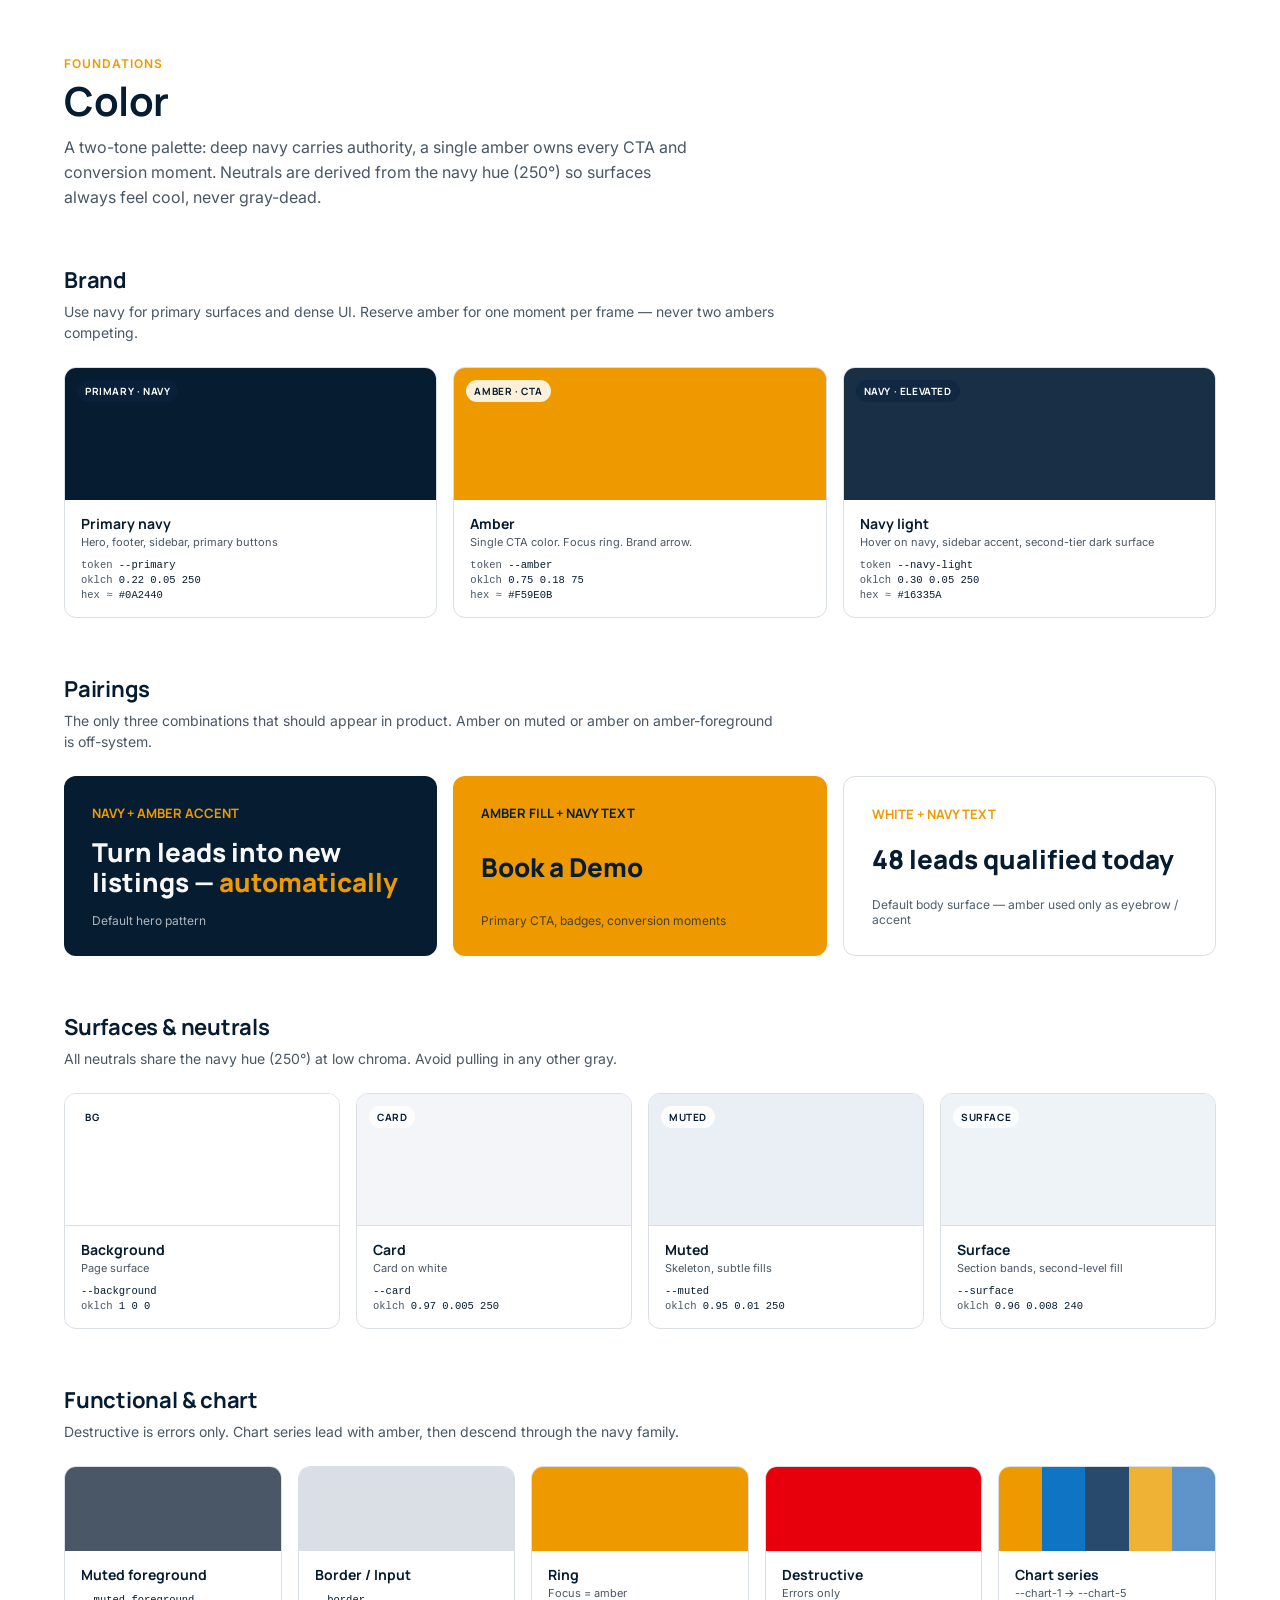
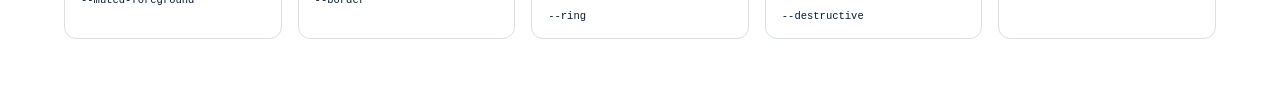
<file: colors.html>
<!doctype html>
<html lang="en">
<head>
<meta charset="utf-8" />
<title>Realify — Color tokens</title>
<link rel="stylesheet" href="tokens.css" />
<style>
  body { padding: 56px 64px; }
  .wrap { max-width: 1240px; margin: 0 auto; }
  .eyebrow { color: var(--amber); font-weight: 600; text-transform: uppercase; letter-spacing: 0.08em; font-size: 12px; }
  h1 { font-size: 40px; line-height: 1.1; margin-top: 8px; }
  .lede { color: var(--muted-foreground); font-size: 16px; max-width: 640px; margin-top: 12px; line-height: 1.55; }

  section { margin-top: 56px; }
  h2 { font-size: 22px; font-weight: 700; }
  .h2-sub { color: var(--muted-foreground); font-size: 14px; margin-top: 6px; max-width: 720px; line-height: 1.5; }

  /* Brand stack */
  .brand-row { display: grid; grid-template-columns: repeat(12, 1fr); gap: 16px; margin-top: 24px; }
  .swatch { border-radius: var(--radius-lg); overflow: hidden; border: 1px solid var(--border); background: white; display: flex; flex-direction: column; }
  .swatch .chip { height: 132px; position: relative; }
  .swatch .meta { padding: 14px 16px 16px; }
  .swatch .name { font-family: var(--font-heading); font-weight: 700; font-size: 14px; }
  .swatch .role { font-size: 11px; color: var(--muted-foreground); margin-top: 2px; }
  .swatch .codes { margin-top: 10px; display: grid; gap: 3px; font-family: ui-monospace, "SF Mono", Menlo, monospace; font-size: 10.5px; color: var(--muted-foreground); }
  .swatch .codes b { color: var(--foreground); font-weight: 500; }
  .swatch .pill { position: absolute; top: 12px; left: 12px; background: rgba(255,255,255,0.85); color: var(--foreground); font-family: var(--font-heading); font-weight: 700; font-size: 10px; letter-spacing: 0.06em; text-transform: uppercase; padding: 4px 8px; border-radius: 999px; }
  .swatch.dark .pill { background: rgba(10,36,64,0.55); color: white; }

  .span-4 { grid-column: span 4; }
  .span-3 { grid-column: span 3; }
  .span-2 { grid-column: span 2; }

  /* Pairing demo */
  .pairs { display: grid; grid-template-columns: repeat(3, 1fr); gap: 16px; margin-top: 24px; }
  .pair { border-radius: var(--radius-lg); padding: 28px; min-height: 180px; display: flex; flex-direction: column; justify-content: space-between; }
  .pair .label { font-family: var(--font-heading); font-weight: 700; font-size: 13px; }
  .pair .demo { font-family: var(--font-heading); font-weight: 800; font-size: 26px; line-height: 1.15; }
  .pair .demo em { font-style: normal; color: var(--amber); }
  .pair .note { font-size: 12px; opacity: 0.7; }

  /* Functional row */
  .func { display: grid; grid-template-columns: repeat(5, 1fr); gap: 16px; margin-top: 24px; }
  .func .swatch .chip { height: 84px; }
</style>
</head>
<body>
<div class="wrap">
  <div class="eyebrow">Foundations</div>
  <h1>Color</h1>
  <p class="lede">A two-tone palette: deep navy carries authority, a single amber owns every CTA and conversion moment. Neutrals are derived from the navy hue (250°) so surfaces always feel cool, never gray-dead.</p>

  <section>
    <h2>Brand</h2>
    <p class="h2-sub">Use navy for primary surfaces and dense UI. Reserve amber for one moment per frame — never two ambers competing.</p>
    <div class="brand-row">
      <div class="swatch dark span-4">
        <div class="chip" style="background: var(--primary);"><span class="pill">Primary · navy</span></div>
        <div class="meta">
          <div class="name">Primary navy</div>
          <div class="role">Hero, footer, sidebar, primary buttons</div>
          <div class="codes"><div>token <b>--primary</b></div><div>oklch <b>0.22 0.05 250</b></div><div>hex ≈ <b>#0A2440</b></div></div>
        </div>
      </div>
      <div class="swatch span-4">
        <div class="chip" style="background: var(--amber);"><span class="pill">Amber · CTA</span></div>
        <div class="meta">
          <div class="name">Amber</div>
          <div class="role">Single CTA color. Focus ring. Brand arrow.</div>
          <div class="codes"><div>token <b>--amber</b></div><div>oklch <b>0.75 0.18 75</b></div><div>hex ≈ <b>#F59E0B</b></div></div>
        </div>
      </div>
      <div class="swatch dark span-4">
        <div class="chip" style="background: var(--navy-light);"><span class="pill">Navy · elevated</span></div>
        <div class="meta">
          <div class="name">Navy light</div>
          <div class="role">Hover on navy, sidebar accent, second-tier dark surface</div>
          <div class="codes"><div>token <b>--navy-light</b></div><div>oklch <b>0.30 0.05 250</b></div><div>hex ≈ <b>#16335A</b></div></div>
        </div>
      </div>
    </div>
  </section>

  <section>
    <h2>Pairings</h2>
    <p class="h2-sub">The only three combinations that should appear in product. Amber on muted or amber on amber-foreground is off-system.</p>
    <div class="pairs">
      <div class="pair" style="background: var(--primary); color: var(--primary-foreground);">
        <div class="label" style="color: var(--amber);">NAVY + AMBER ACCENT</div>
        <div class="demo">Turn leads into new listings — <em>automatically</em></div>
        <div class="note">Default hero pattern</div>
      </div>
      <div class="pair" style="background: var(--amber); color: var(--amber-foreground);">
        <div class="label">AMBER FILL + NAVY TEXT</div>
        <div class="demo">Book a Demo</div>
        <div class="note">Primary CTA, badges, conversion moments</div>
      </div>
      <div class="pair" style="background: var(--background); color: var(--foreground); border: 1px solid var(--border);">
        <div class="label" style="color: var(--amber);">WHITE + NAVY TEXT</div>
        <div class="demo">48 leads qualified today</div>
        <div class="note">Default body surface — amber used only as eyebrow / accent</div>
      </div>
    </div>
  </section>

  <section>
    <h2>Surfaces &amp; neutrals</h2>
    <p class="h2-sub">All neutrals share the navy hue (250°) at low chroma. Avoid pulling in any other gray.</p>
    <div class="brand-row">
      <div class="swatch span-3">
        <div class="chip" style="background: var(--background); border-bottom: 1px solid var(--border);"><span class="pill">bg</span></div>
        <div class="meta"><div class="name">Background</div><div class="role">Page surface</div><div class="codes"><div><b>--background</b></div><div>oklch <b>1 0 0</b></div></div></div>
      </div>
      <div class="swatch span-3">
        <div class="chip" style="background: var(--card); border-bottom: 1px solid var(--border);"><span class="pill">card</span></div>
        <div class="meta"><div class="name">Card</div><div class="role">Card on white</div><div class="codes"><div><b>--card</b></div><div>oklch <b>0.97 0.005 250</b></div></div></div>
      </div>
      <div class="swatch span-3">
        <div class="chip" style="background: var(--muted); border-bottom: 1px solid var(--border);"><span class="pill">muted</span></div>
        <div class="meta"><div class="name">Muted</div><div class="role">Skeleton, subtle fills</div><div class="codes"><div><b>--muted</b></div><div>oklch <b>0.95 0.01 250</b></div></div></div>
      </div>
      <div class="swatch span-3">
        <div class="chip" style="background: var(--surface); border-bottom: 1px solid var(--border);"><span class="pill">surface</span></div>
        <div class="meta"><div class="name">Surface</div><div class="role">Section bands, second-level fill</div><div class="codes"><div><b>--surface</b></div><div>oklch <b>0.96 0.008 240</b></div></div></div>
      </div>
    </div>
  </section>

  <section>
    <h2>Functional &amp; chart</h2>
    <p class="h2-sub">Destructive is errors only. Chart series lead with amber, then descend through the navy family.</p>
    <div class="func">
      <div class="swatch">
        <div class="chip" style="background: var(--muted-foreground);"></div>
        <div class="meta"><div class="name">Muted foreground</div><div class="codes"><div><b>--muted-foreground</b></div></div></div>
      </div>
      <div class="swatch">
        <div class="chip" style="background: var(--border);"></div>
        <div class="meta"><div class="name">Border / Input</div><div class="codes"><div><b>--border</b></div></div></div>
      </div>
      <div class="swatch">
        <div class="chip" style="background: var(--ring); outline: 2px solid var(--amber); outline-offset: -6px;"></div>
        <div class="meta"><div class="name">Ring</div><div class="role">Focus = amber</div><div class="codes"><div><b>--ring</b></div></div></div>
      </div>
      <div class="swatch dark">
        <div class="chip" style="background: var(--destructive);"></div>
        <div class="meta"><div class="name">Destructive</div><div class="role">Errors only</div><div class="codes"><div><b>--destructive</b></div></div></div>
      </div>
      <div class="swatch">
        <div class="chip" style="background: linear-gradient(90deg, var(--chart-1) 0 20%, var(--chart-2) 20% 40%, var(--chart-3) 40% 60%, var(--chart-4) 60% 80%, var(--chart-5) 80% 100%);"></div>
        <div class="meta"><div class="name">Chart series</div><div class="role">--chart-1 → --chart-5</div></div>
      </div>
    </div>
  </section>
</div>
</body>
</html>
</file>
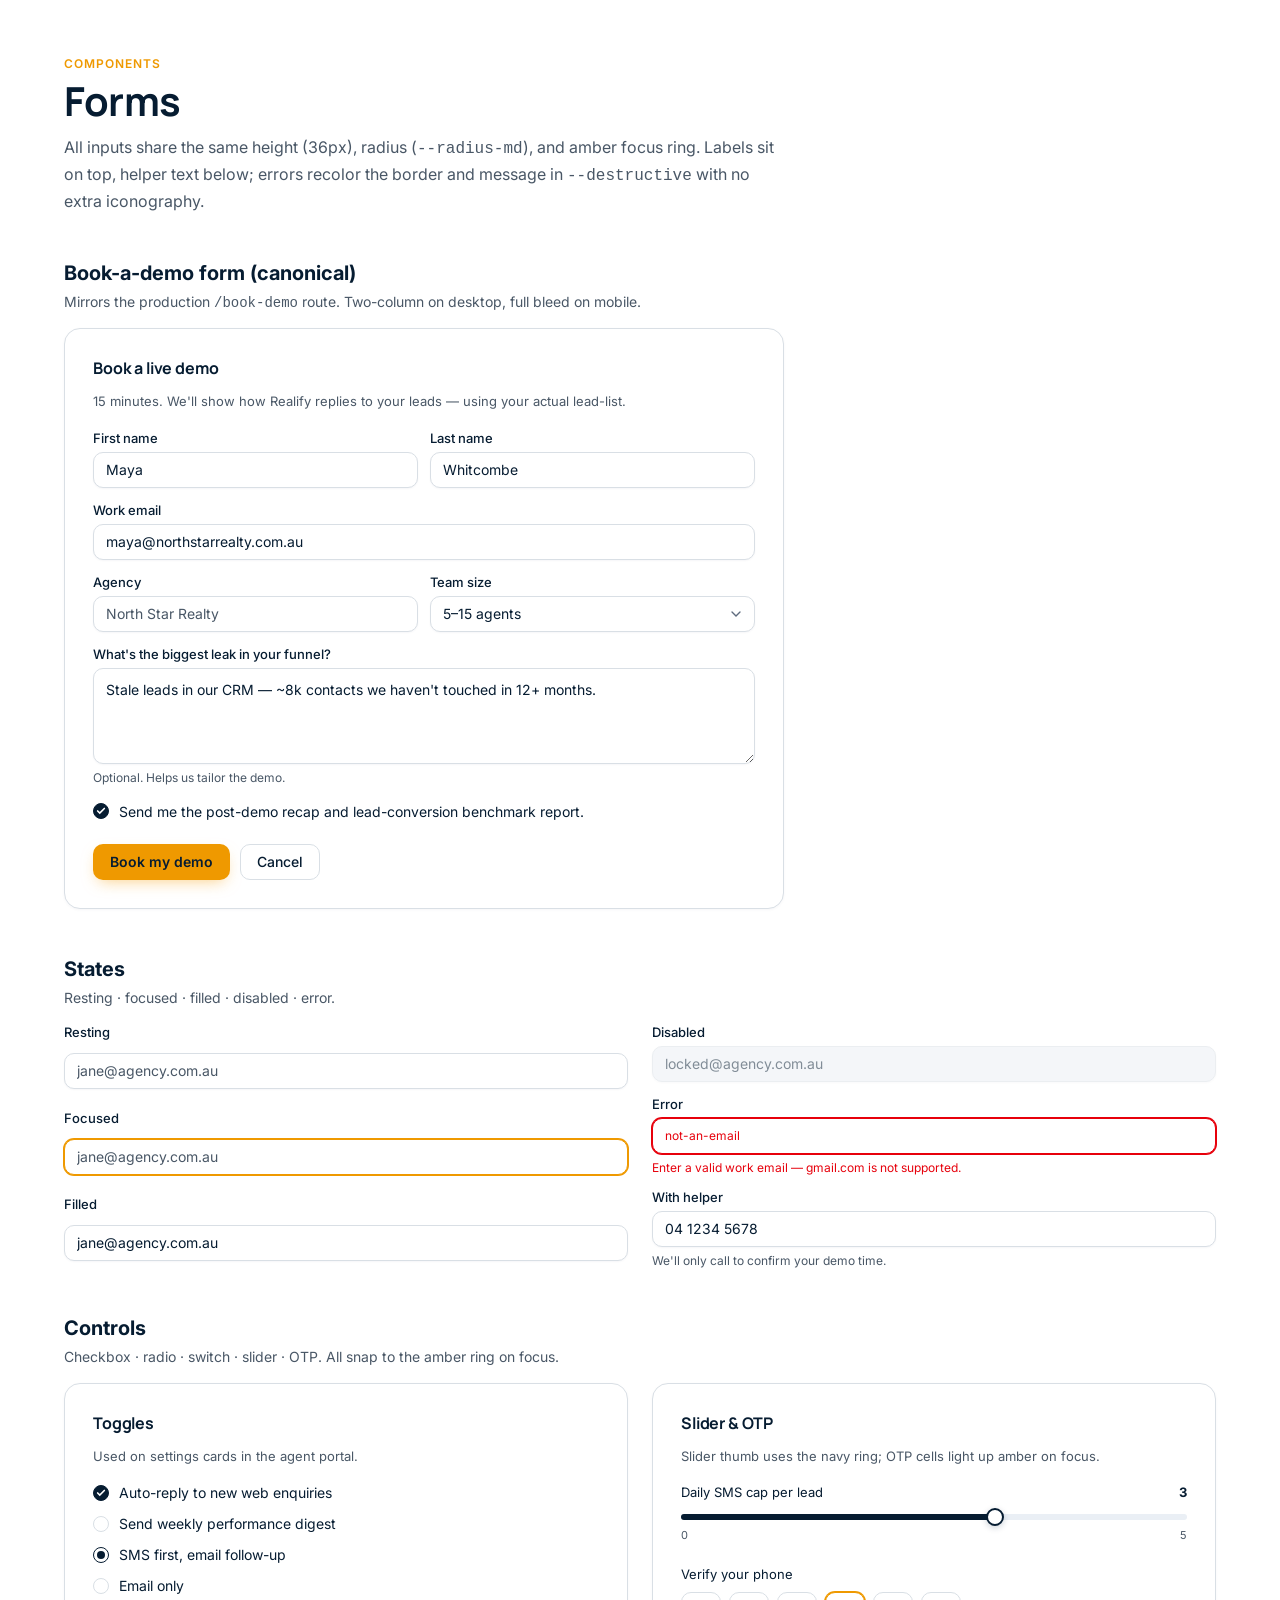
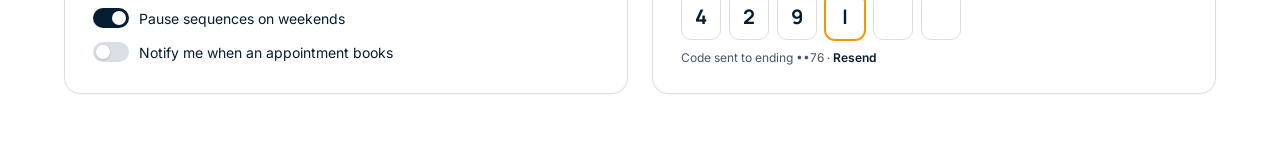
<file: forms.html>
<!doctype html>
<html lang="en">
<head>
<meta charset="utf-8" />
<title>Realify — Forms</title>
<link rel="stylesheet" href="tokens.css" />
<style>
  body { padding: 56px 64px; }
  .wrap { max-width: 1240px; margin: 0 auto; }
  .eyebrow { color: var(--amber); font-weight: 600; text-transform: uppercase; letter-spacing: 0.08em; font-size: 12px; }
  h1 { font-size: 40px; line-height: 1.1; margin-top: 8px; }
  .lede { color: var(--muted-foreground); font-size: 16px; max-width: 720px; margin-top: 12px; line-height: 1.55; }
  section { margin-top: 48px; }
  .sec-h { font-size: 20px; font-weight: 700; }
  .sec-sub { color: var(--muted-foreground); font-size: 14px; margin-top: 6px; max-width: 760px; line-height: 1.5; }

  /* Field primitives — mirrors shadcn input/label/textarea */
  label.field { display: grid; gap: 6px; }
  label.field .lbl { font-size: 13px; font-weight: 500; color: var(--foreground); }
  label.field .help { font-size: 12px; color: var(--muted-foreground); }
  label.field .err { font-size: 12px; color: var(--destructive); }
  .input, .textarea, .select {
    height: 36px; width: 100%;
    border: 1px solid var(--input); background: var(--background);
    border-radius: var(--radius-md);
    padding: 0 12px; font-family: var(--font-body); font-size: 14px; color: var(--foreground);
    box-shadow: 0 1px 2px rgba(10,36,64,0.04);
    transition: border-color .15s, box-shadow .15s;
  }
  .input::placeholder { color: var(--muted-foreground); }
  .input:focus, .textarea:focus, .select:focus { outline: none; border-color: var(--ring); box-shadow: 0 0 0 1px var(--ring); }
  .input.err { border-color: var(--destructive); box-shadow: 0 0 0 1px var(--destructive); }
  .textarea { height: auto; padding: 10px 12px; resize: vertical; min-height: 96px; line-height: 1.5; }
  .select { appearance: none; background-image: url("data:image/svg+xml;utf8,<svg xmlns='http://www.w3.org/2000/svg' width='16' height='16' viewBox='0 0 24 24' fill='none' stroke='%235E6B7E' stroke-width='2' stroke-linecap='round'><polyline points='6 9 12 15 18 9'/></svg>"); background-repeat: no-repeat; background-position: right 10px center; padding-right: 36px; }

  /* Checkbox, switch, radio */
  .check { width: 16px; height: 16px; border-radius: var(--radius-sm); border: 1px solid var(--input); display: inline-grid; place-items: center; background: white; }
  .check.on { background: var(--primary); border-color: var(--primary); color: white; }
  .row { display: flex; align-items: center; gap: 10px; font-size: 14px; }
  .switch { width: 36px; height: 20px; border-radius: 999px; background: var(--input); position: relative; transition: background .15s; }
  .switch.on { background: var(--primary); }
  .switch::after { content: ""; position: absolute; width: 14px; height: 14px; top: 3px; left: 3px; background: white; border-radius: 50%; transition: left .15s; box-shadow: 0 1px 2px rgba(10,36,64,0.20); }
  .switch.on::after { left: 19px; }
  .radio { width: 16px; height: 16px; border-radius: 50%; border: 1px solid var(--input); display: inline-grid; place-items: center; background: white; }
  .radio.on { border-color: var(--primary); }
  .radio.on::after { content: ""; width: 8px; height: 8px; border-radius: 50%; background: var(--primary); }

  /* Slider */
  .slider { height: 6px; background: var(--muted); border-radius: 999px; position: relative; }
  .slider .fill { height: 100%; background: var(--primary); border-radius: 999px; width: 62%; }
  .slider .thumb { position: absolute; width: 18px; height: 18px; border-radius: 50%; background: white; border: 2px solid var(--primary); top: -6px; left: calc(62% - 9px); box-shadow: 0 2px 6px rgba(10,36,64,0.20); }

  /* Layouts */
  .grid2 { display: grid; grid-template-columns: 1fr 1fr; gap: 24px; }
  .panel { background: white; border: 1px solid var(--border); border-radius: var(--radius-xl); padding: 28px; box-shadow: 0 1px 3px rgba(10,36,64,0.04); }
  .panel h3 { font-family: var(--font-heading); font-weight: 700; font-size: 16px; margin-bottom: 4px; }
  .panel .desc { color: var(--muted-foreground); font-size: 13px; margin-bottom: 18px; line-height: 1.5; }
  .stack { display: grid; gap: 14px; }
  .twoup { display: grid; grid-template-columns: 1fr 1fr; gap: 12px; }

  .btn { display: inline-flex; align-items: center; justify-content: center; gap: 8px; border-radius: var(--radius-md); font-family: var(--font-body); font-size: 14px; font-weight: 500; cursor: pointer; border: 1px solid transparent; height: 36px; padding: 0 16px; }
  .btn-hero { background: var(--amber); color: var(--amber-foreground); font-weight: 600; box-shadow: 0 6px 16px -6px rgba(245,158,11,0.55); }
  .btn-outline { border-color: var(--border); background: white; color: var(--foreground); }

  /* OTP */
  .otp { display: flex; gap: 8px; }
  .otp .cell { width: 40px; height: 48px; border: 1px solid var(--input); border-radius: var(--radius-md); display: grid; place-items: center; font-family: var(--font-heading); font-weight: 700; font-size: 20px; background: white; }
  .otp .cell.active { border-color: var(--ring); box-shadow: 0 0 0 1px var(--ring); }
</style>
</head>
<body>
<div class="wrap">
  <div class="eyebrow">Components</div>
  <h1>Forms</h1>
  <p class="lede">All inputs share the same height (36px), radius (<code>--radius-md</code>), and amber focus ring. Labels sit on top, helper text below; errors recolor the border and message in <code>--destructive</code> with no extra iconography.</p>

  <section>
    <div class="sec-h">Book-a-demo form (canonical)</div>
    <p class="sec-sub">Mirrors the production <code>/book-demo</code> route. Two-column on desktop, full bleed on mobile.</p>
    <div class="panel" style="max-width: 720px;">
      <h3>Book a live demo</h3>
      <p class="desc">15 minutes. We'll show how Realify replies to your leads — using your actual lead-list.</p>
      <div class="stack">
        <div class="twoup">
          <label class="field"><span class="lbl">First name</span><input class="input" value="Maya" /></label>
          <label class="field"><span class="lbl">Last name</span><input class="input" value="Whitcombe" /></label>
        </div>
        <label class="field"><span class="lbl">Work email</span><input class="input" value="maya@northstarrealty.com.au" /></label>
        <div class="twoup">
          <label class="field"><span class="lbl">Agency</span><input class="input" placeholder="North Star Realty" /></label>
          <label class="field"><span class="lbl">Team size</span>
            <select class="select"><option>1–4 agents</option><option selected>5–15 agents</option><option>16–50 agents</option><option>50+</option></select>
          </label>
        </div>
        <label class="field"><span class="lbl">What's the biggest leak in your funnel?</span><textarea class="textarea">Stale leads in our CRM &mdash; ~8k contacts we haven't touched in 12+ months.</textarea><span class="help">Optional. Helps us tailor the demo.</span></label>
        <div class="row" style="margin-top: 4px;"><span class="check on"><svg width="10" height="10" viewBox="0 0 24 24" fill="none" stroke="currentColor" stroke-width="4" stroke-linecap="round"><polyline points="20 6 9 17 4 12"/></svg></span><span>Send me the post-demo recap and lead-conversion benchmark report.</span></div>
        <div style="display:flex; gap: 10px; margin-top: 10px;">
          <button class="btn btn-hero">Book my demo</button>
          <button class="btn btn-outline">Cancel</button>
        </div>
      </div>
    </div>
  </section>

  <section>
    <div class="sec-h">States</div>
    <p class="sec-sub">Resting · focused · filled · disabled · error.</p>
    <div class="grid2" style="margin-top: 16px;">
      <div class="stack">
        <label class="field"><span class="lbl">Resting</span><input class="input" placeholder="jane@agency.com.au" /></label>
        <label class="field"><span class="lbl">Focused</span><input class="input" placeholder="jane@agency.com.au" style="border-color: var(--ring); box-shadow: 0 0 0 1px var(--ring);" /></label>
        <label class="field"><span class="lbl">Filled</span><input class="input" value="jane@agency.com.au" /></label>
      </div>
      <div class="stack">
        <label class="field"><span class="lbl">Disabled</span><input class="input" value="locked@agency.com.au" disabled style="opacity: 0.5; background: var(--muted);" /></label>
        <label class="field"><span class="lbl">Error</span><input class="input err" value="not-an-email" /><span class="err">Enter a valid work email — gmail.com is not supported.</span></label>
        <label class="field"><span class="lbl">With helper</span><input class="input" value="04 1234 5678" /><span class="help">We'll only call to confirm your demo time.</span></label>
      </div>
    </div>
  </section>

  <section>
    <div class="sec-h">Controls</div>
    <p class="sec-sub">Checkbox · radio · switch · slider · OTP. All snap to the amber ring on focus.</p>
    <div class="grid2" style="margin-top: 16px;">
      <div class="panel">
        <h3>Toggles</h3>
        <p class="desc">Used on settings cards in the agent portal.</p>
        <div class="stack">
          <div class="row"><span class="check on"><svg width="10" height="10" viewBox="0 0 24 24" fill="none" stroke="currentColor" stroke-width="4" stroke-linecap="round"><polyline points="20 6 9 17 4 12"/></svg></span> Auto-reply to new web enquiries</div>
          <div class="row"><span class="check"></span> Send weekly performance digest</div>
          <div class="row"><span class="radio on"></span> SMS first, email follow-up</div>
          <div class="row"><span class="radio"></span> Email only</div>
          <div class="row"><span class="switch on"></span> Pause sequences on weekends</div>
          <div class="row"><span class="switch"></span> Notify me when an appointment books</div>
        </div>
      </div>
      <div class="panel">
        <h3>Slider &amp; OTP</h3>
        <p class="desc">Slider thumb uses the navy ring; OTP cells light up amber on focus.</p>
        <div class="stack">
          <div>
            <div style="display: flex; justify-content: space-between; font-size: 13px;"><span>Daily SMS cap per lead</span><b>3</b></div>
            <div class="slider" style="margin-top: 14px;"><div class="fill"></div><div class="thumb"></div></div>
            <div style="display:flex; justify-content: space-between; font-size: 11px; color: var(--muted-foreground); margin-top: 8px;"><span>0</span><span>5</span></div>
          </div>
          <div style="margin-top: 10px;">
            <div style="font-size: 13px; margin-bottom: 10px;">Verify your phone</div>
            <div class="otp">
              <div class="cell">4</div><div class="cell">2</div><div class="cell">9</div>
              <div class="cell active">|</div><div class="cell"></div><div class="cell"></div>
            </div>
            <div style="font-size: 12px; color: var(--muted-foreground); margin-top: 10px;">Code sent to ending ••76 · <span style="color: var(--primary); font-weight: 600;">Resend</span></div>
          </div>
        </div>
      </div>
    </div>
  </section>
</div>
</body>
</html>
</file>
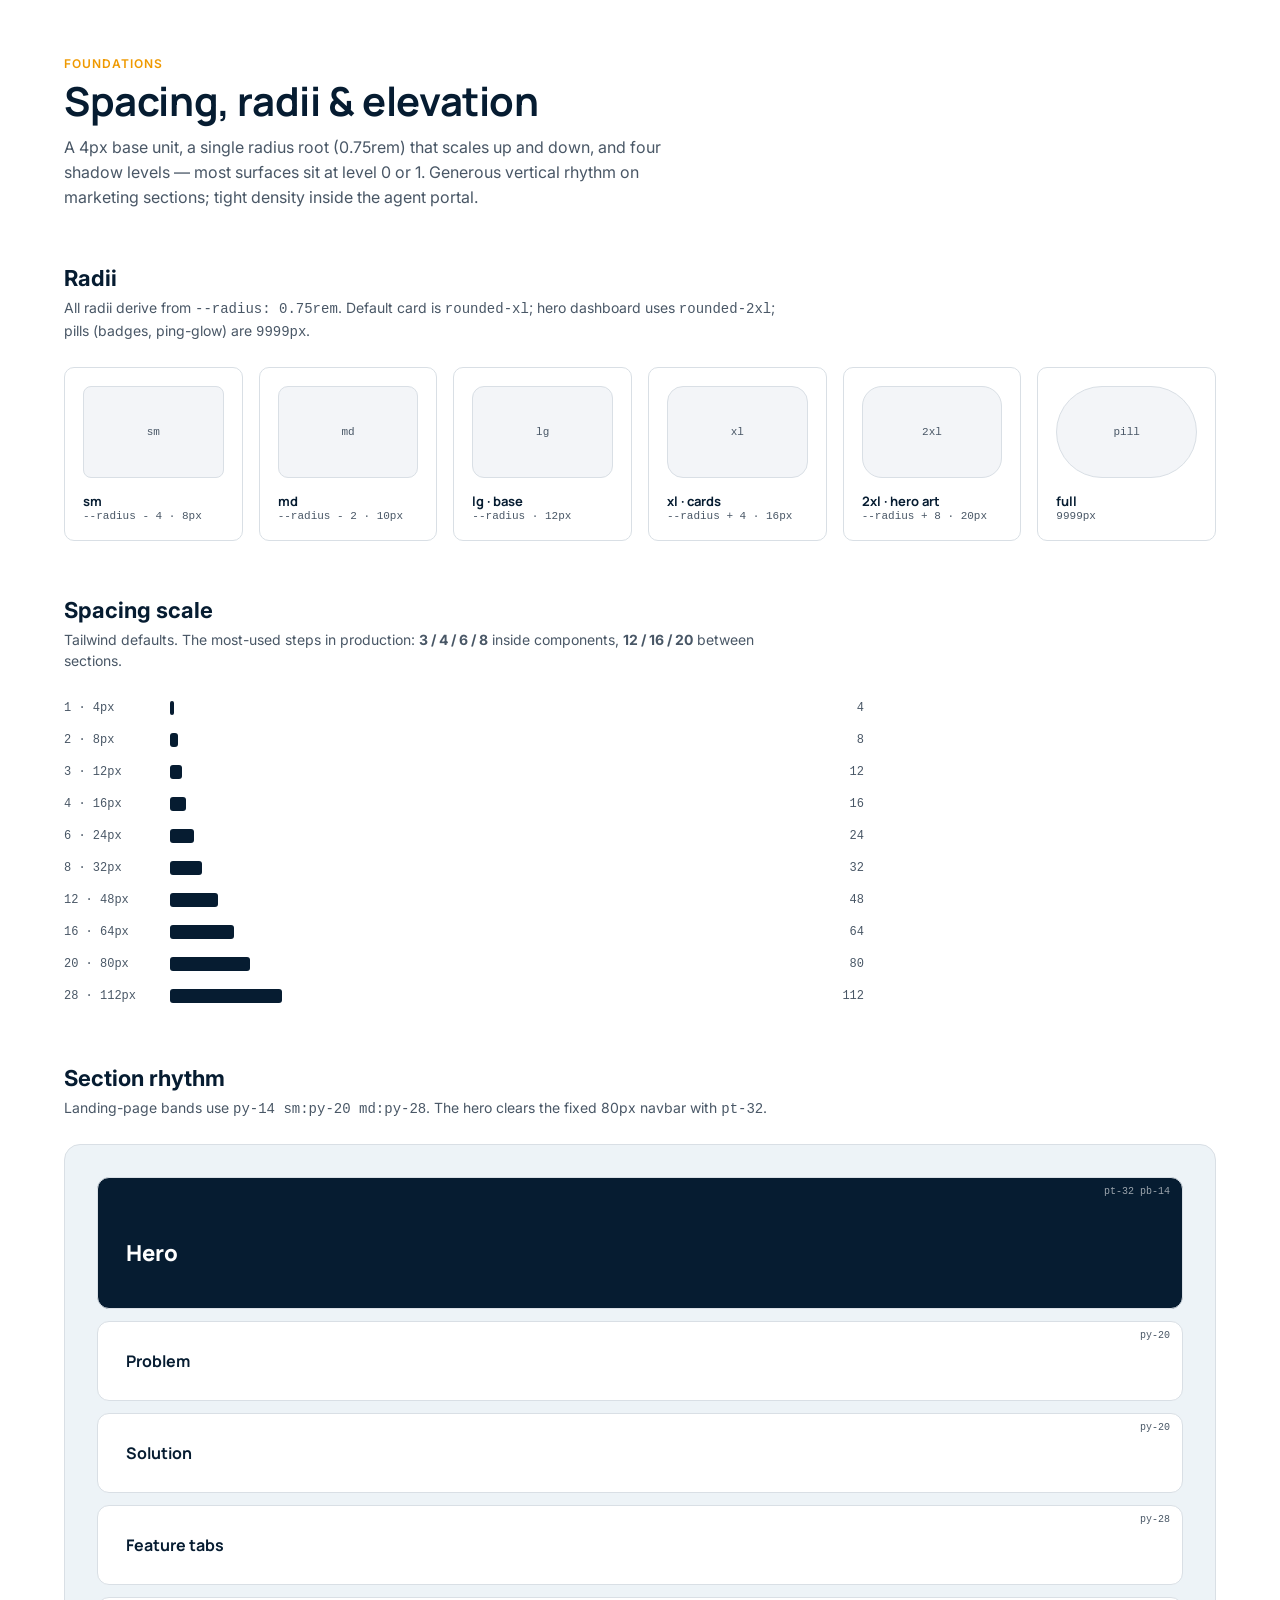
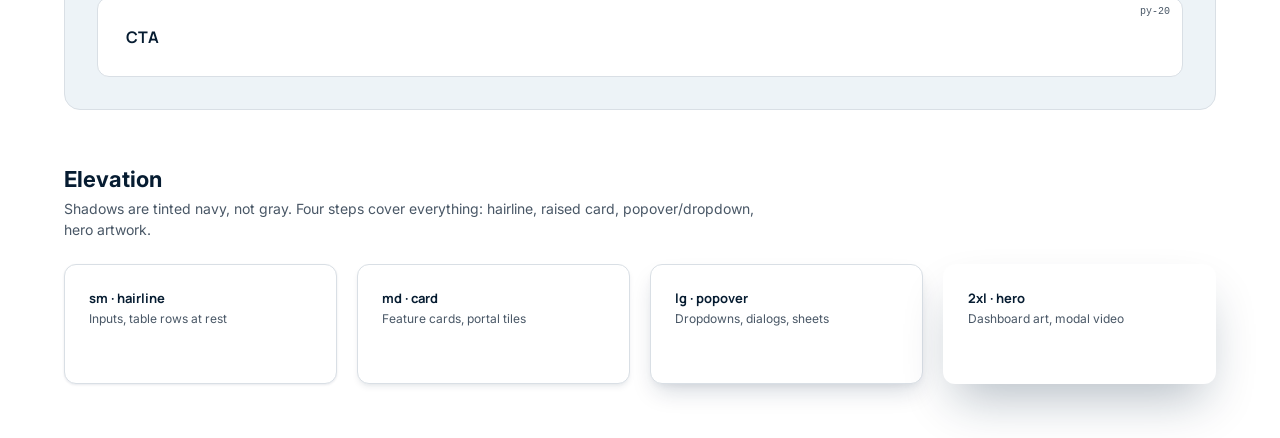
<file: spacing.html>
<!doctype html>
<html lang="en">
<head>
<meta charset="utf-8" />
<title>Realify — Spacing &amp; radii</title>
<link rel="stylesheet" href="tokens.css" />
<style>
  body { padding: 56px 64px; }
  .wrap { max-width: 1240px; margin: 0 auto; }
  .eyebrow { color: var(--amber); font-weight: 600; text-transform: uppercase; letter-spacing: 0.08em; font-size: 12px; }
  h1 { font-size: 40px; line-height: 1.1; margin-top: 8px; }
  .lede { color: var(--muted-foreground); font-size: 16px; max-width: 640px; margin-top: 12px; line-height: 1.55; }
  section { margin-top: 56px; }
  .sec-h { font-size: 22px; font-weight: 700; }
  .sec-sub { color: var(--muted-foreground); font-size: 14px; margin-top: 6px; max-width: 720px; line-height: 1.5; }

  .radii { display: grid; grid-template-columns: repeat(6, 1fr); gap: 16px; margin-top: 24px; }
  .r { border: 1px solid var(--border); padding: 18px; background: white; display: flex; flex-direction: column; gap: 14px; border-radius: var(--radius-md); }
  .r .demo { background: var(--card); height: 92px; border: 1px solid var(--border); display: flex; align-items: center; justify-content: center; color: var(--muted-foreground); font-size: 11px; font-family: ui-monospace, Menlo, monospace; }
  .r .name { font-family: var(--font-heading); font-weight: 700; font-size: 13px; }
  .r .spec { font-family: ui-monospace, Menlo, monospace; font-size: 11px; color: var(--muted-foreground); }

  .scale { display: grid; grid-template-columns: 1fr; gap: 6px; margin-top: 24px; max-width: 800px; }
  .step { display: grid; grid-template-columns: 90px 1fr 120px; align-items: center; gap: 16px; padding: 6px 0; }
  .step .label { font-family: ui-monospace, Menlo, monospace; font-size: 12px; color: var(--muted-foreground); }
  .step .bar { background: var(--primary); height: 14px; border-radius: 3px; }
  .step .val { font-family: ui-monospace, Menlo, monospace; font-size: 12px; text-align: right; color: var(--muted-foreground); }

  .rhythm { background: var(--surface); border: 1px solid var(--border); border-radius: var(--radius-xl); padding: 32px; margin-top: 24px; position: relative; }
  .rhythm h3 { font-family: var(--font-heading); font-weight: 700; font-size: 16px; margin-bottom: 16px; }
  .stack { display: grid; gap: 0; }
  .band { padding: 28px; background: white; border: 1px solid var(--border); border-radius: var(--radius-lg); position: relative; }
  .band + .band { margin-top: 12px; }
  .band .tag { position: absolute; top: 8px; right: 12px; font-family: ui-monospace, Menlo, monospace; font-size: 10px; color: var(--muted-foreground); }
  .band.hero { padding-top: 60px; padding-bottom: 40px; background: var(--primary); color: white; }
  .band.hero .tag { color: rgba(255,255,255,0.6); }

  .shadows { display: grid; grid-template-columns: repeat(4, 1fr); gap: 20px; margin-top: 24px; }
  .sh { background: white; padding: 24px; border-radius: var(--radius-lg); border: 1px solid var(--border); min-height: 120px; }
  .sh.s1 { box-shadow: 0 1px 2px rgba(10,36,64,0.04), 0 1px 3px rgba(10,36,64,0.06); }
  .sh.s2 { box-shadow: 0 4px 6px -1px rgba(10,36,64,0.08), 0 2px 4px -2px rgba(10,36,64,0.06); }
  .sh.s3 { box-shadow: 0 12px 24px -6px rgba(10,36,64,0.18), 0 4px 8px -4px rgba(10,36,64,0.10); }
  .sh.s4 { box-shadow: 0 25px 50px -12px rgba(10,36,64,0.30); border: 1px solid rgba(255,255,255,0.5); }
  .sh .n { font-family: var(--font-heading); font-weight: 700; font-size: 13px; }
  .sh .d { font-size: 12px; color: var(--muted-foreground); margin-top: 4px; }
</style>
</head>
<body>
<div class="wrap">
  <div class="eyebrow">Foundations</div>
  <h1>Spacing, radii &amp; elevation</h1>
  <p class="lede">A 4px base unit, a single radius root (0.75rem) that scales up and down, and four shadow levels — most surfaces sit at level 0 or 1. Generous vertical rhythm on marketing sections; tight density inside the agent portal.</p>

  <section>
    <div class="sec-h">Radii</div>
    <p class="sec-sub">All radii derive from <code>--radius: 0.75rem</code>. Default card is <code>rounded-xl</code>; hero dashboard uses <code>rounded-2xl</code>; pills (badges, ping-glow) are <code>9999px</code>.</p>
    <div class="radii">
      <div class="r"><div class="demo" style="border-radius: var(--radius-sm);">sm</div><div><div class="name">sm</div><div class="spec">--radius - 4 · 8px</div></div></div>
      <div class="r"><div class="demo" style="border-radius: var(--radius-md);">md</div><div><div class="name">md</div><div class="spec">--radius - 2 · 10px</div></div></div>
      <div class="r"><div class="demo" style="border-radius: var(--radius-lg);">lg</div><div><div class="name">lg · base</div><div class="spec">--radius · 12px</div></div></div>
      <div class="r"><div class="demo" style="border-radius: var(--radius-xl);">xl</div><div><div class="name">xl · cards</div><div class="spec">--radius + 4 · 16px</div></div></div>
      <div class="r"><div class="demo" style="border-radius: var(--radius-2xl);">2xl</div><div><div class="name">2xl · hero art</div><div class="spec">--radius + 8 · 20px</div></div></div>
      <div class="r"><div class="demo" style="border-radius: 9999px;">pill</div><div><div class="name">full</div><div class="spec">9999px</div></div></div>
    </div>
  </section>

  <section>
    <div class="sec-h">Spacing scale</div>
    <p class="sec-sub">Tailwind defaults. The most-used steps in production: <b>3 / 4 / 6 / 8</b> inside components, <b>12 / 16 / 20</b> between sections.</p>
    <div class="scale">
      <div class="step"><div class="label">1 · 4px</div><div class="bar" style="width: 4px;"></div><div class="val">4</div></div>
      <div class="step"><div class="label">2 · 8px</div><div class="bar" style="width: 8px;"></div><div class="val">8</div></div>
      <div class="step"><div class="label">3 · 12px</div><div class="bar" style="width: 12px;"></div><div class="val">12</div></div>
      <div class="step"><div class="label">4 · 16px</div><div class="bar" style="width: 16px;"></div><div class="val">16</div></div>
      <div class="step"><div class="label">6 · 24px</div><div class="bar" style="width: 24px;"></div><div class="val">24</div></div>
      <div class="step"><div class="label">8 · 32px</div><div class="bar" style="width: 32px;"></div><div class="val">32</div></div>
      <div class="step"><div class="label">12 · 48px</div><div class="bar" style="width: 48px;"></div><div class="val">48</div></div>
      <div class="step"><div class="label">16 · 64px</div><div class="bar" style="width: 64px;"></div><div class="val">64</div></div>
      <div class="step"><div class="label">20 · 80px</div><div class="bar" style="width: 80px;"></div><div class="val">80</div></div>
      <div class="step"><div class="label">28 · 112px</div><div class="bar" style="width: 112px;"></div><div class="val">112</div></div>
    </div>
  </section>

  <section>
    <div class="sec-h">Section rhythm</div>
    <p class="sec-sub">Landing-page bands use <code>py-14 sm:py-20 md:py-28</code>. The hero clears the fixed 80px navbar with <code>pt-32</code>.</p>
    <div class="rhythm">
      <div class="stack">
        <div class="band hero"><div class="tag">pt-32 pb-14</div><div style="font-family: var(--font-heading); font-weight: 800; font-size: 22px;">Hero</div></div>
        <div class="band"><div class="tag">py-20</div><div style="font-family: var(--font-heading); font-weight: 700;">Problem</div></div>
        <div class="band"><div class="tag">py-20</div><div style="font-family: var(--font-heading); font-weight: 700;">Solution</div></div>
        <div class="band"><div class="tag">py-28</div><div style="font-family: var(--font-heading); font-weight: 700;">Feature tabs</div></div>
        <div class="band"><div class="tag">py-20</div><div style="font-family: var(--font-heading); font-weight: 700;">CTA</div></div>
      </div>
    </div>
  </section>

  <section>
    <div class="sec-h">Elevation</div>
    <p class="sec-sub">Shadows are tinted navy, not gray. Four steps cover everything: hairline, raised card, popover/dropdown, hero artwork.</p>
    <div class="shadows">
      <div class="sh s1"><div class="n">sm · hairline</div><div class="d">Inputs, table rows at rest</div></div>
      <div class="sh s2"><div class="n">md · card</div><div class="d">Feature cards, portal tiles</div></div>
      <div class="sh s3"><div class="n">lg · popover</div><div class="d">Dropdowns, dialogs, sheets</div></div>
      <div class="sh s4"><div class="n">2xl · hero</div><div class="d">Dashboard art, modal video</div></div>
    </div>
  </section>
</div>
</body>
</html>
</file>
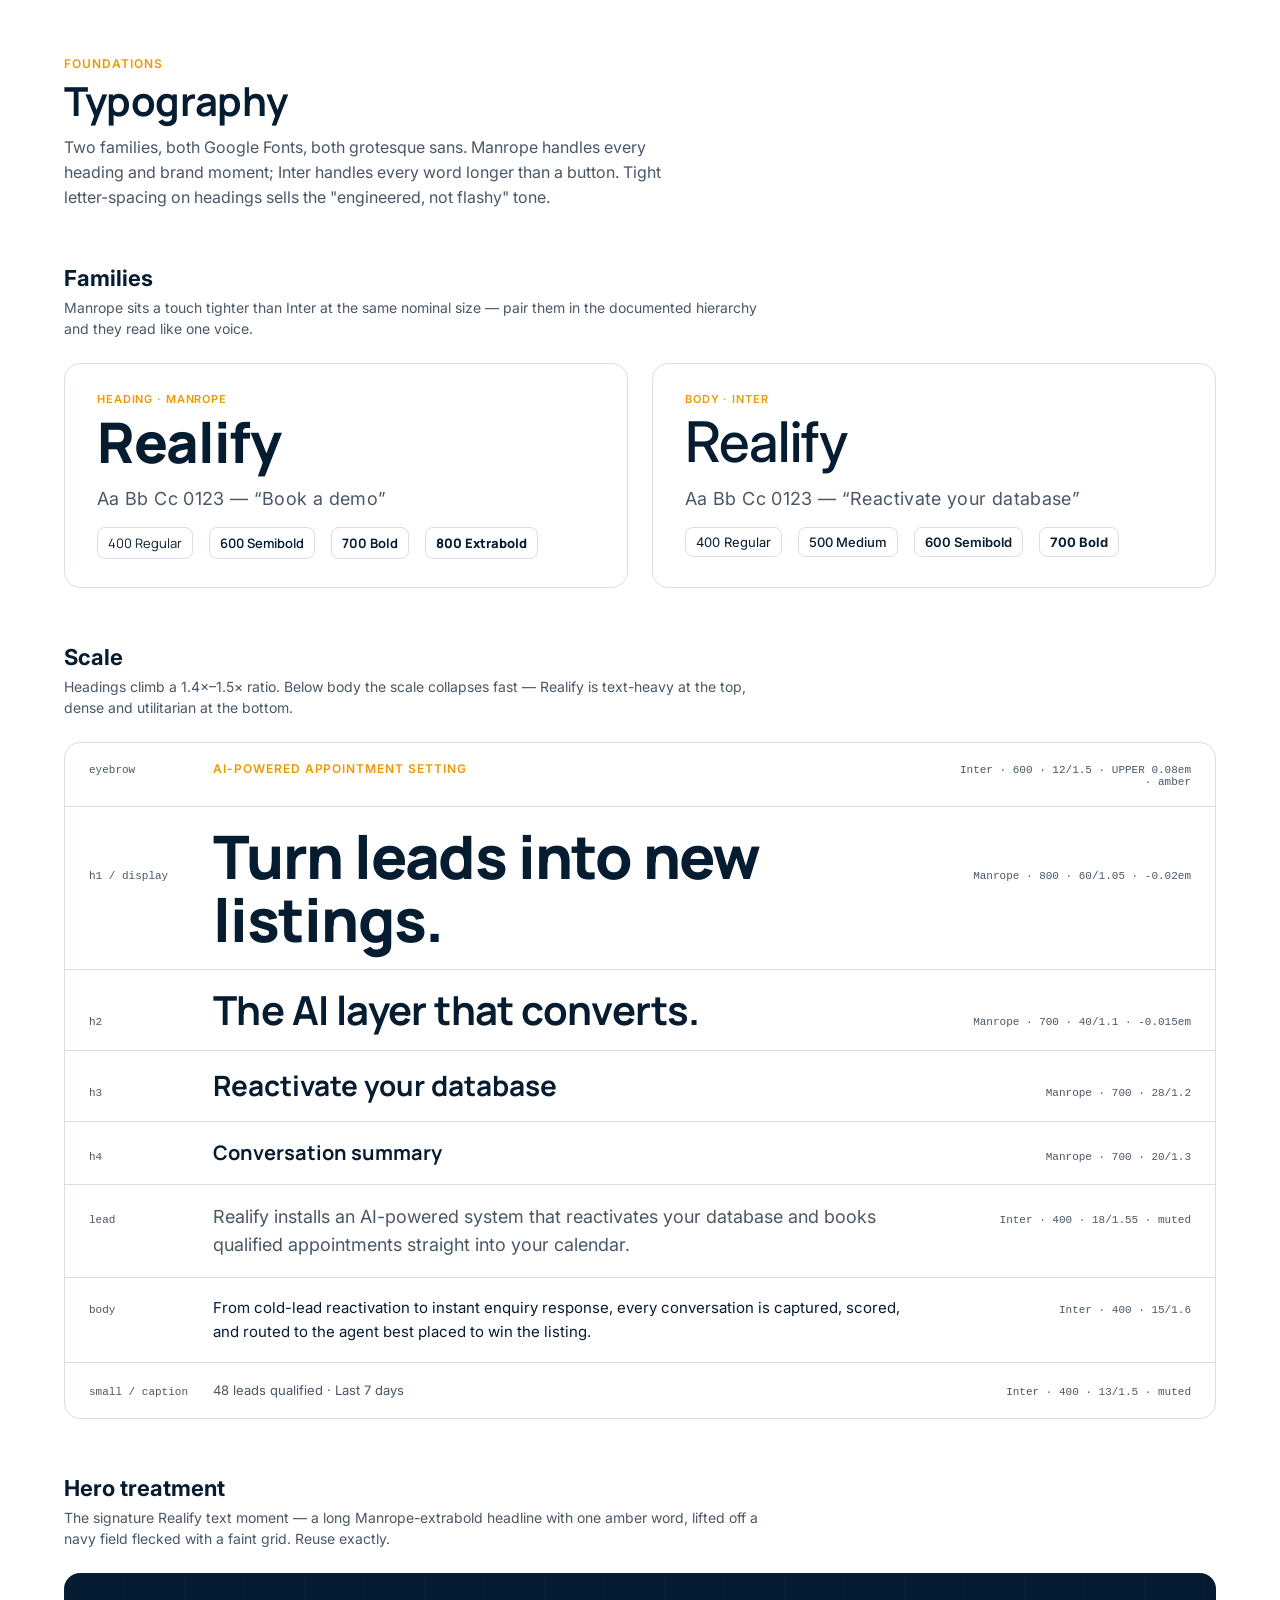
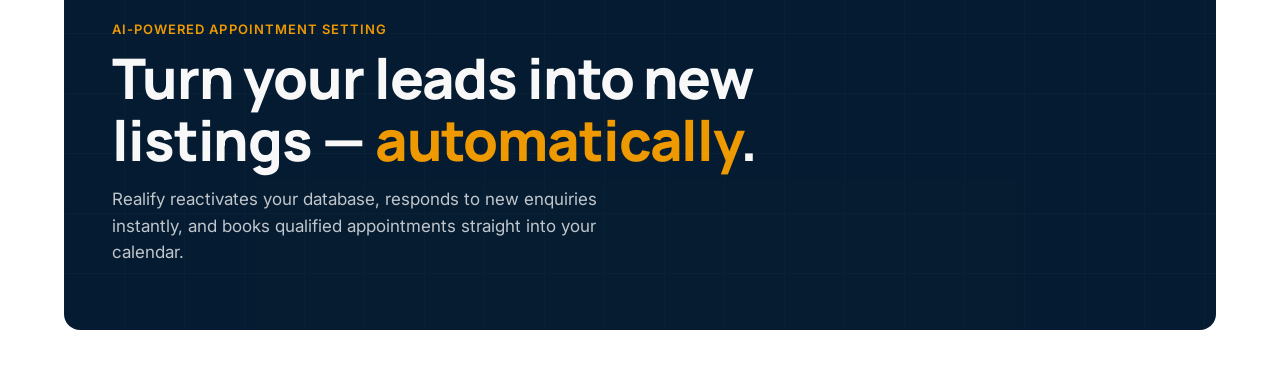
<file: typography.html>
<!doctype html>
<html lang="en">
<head>
<meta charset="utf-8" />
<title>Realify — Typography</title>
<link rel="stylesheet" href="tokens.css" />
<style>
  body { padding: 56px 64px; }
  .wrap { max-width: 1240px; margin: 0 auto; }
  .eyebrow { color: var(--amber); font-weight: 600; text-transform: uppercase; letter-spacing: 0.08em; font-size: 12px; }
  h1 { font-size: 40px; line-height: 1.1; margin-top: 8px; }
  .lede { color: var(--muted-foreground); font-size: 16px; max-width: 640px; margin-top: 12px; line-height: 1.55; }
  section { margin-top: 56px; }
  .sec-h { font-size: 22px; font-weight: 700; }
  .sec-sub { color: var(--muted-foreground); font-size: 14px; margin-top: 6px; max-width: 720px; line-height: 1.5; }

  .families { display: grid; grid-template-columns: 1fr 1fr; gap: 24px; margin-top: 24px; }
  .fam { border: 1px solid var(--border); border-radius: var(--radius-xl); padding: 28px 32px; background: white; }
  .fam .role { color: var(--amber); font-weight: 600; font-size: 11px; text-transform: uppercase; letter-spacing: 0.08em; }
  .fam .name { font-size: 56px; line-height: 1; margin-top: 8px; }
  .fam .name.h { font-family: var(--font-heading); font-weight: 800; letter-spacing: -0.02em; }
  .fam .name.b { font-family: var(--font-body); font-weight: 500; letter-spacing: -0.01em; }
  .fam .glyphs { font-size: 18px; margin-top: 18px; color: var(--muted-foreground); letter-spacing: 0.02em; }
  .fam .weights { display: flex; gap: 16px; margin-top: 18px; font-size: 13px; flex-wrap: wrap; }
  .fam .weights span { padding: 6px 10px; border: 1px solid var(--border); border-radius: var(--radius-sm); }

  /* Scale */
  .scale { border: 1px solid var(--border); border-radius: var(--radius-xl); margin-top: 24px; overflow: hidden; }
  .row { display: grid; grid-template-columns: 100px 1fr 240px; align-items: baseline; padding: 18px 24px; border-bottom: 1px solid var(--border); gap: 24px; }
  .row:last-child { border-bottom: 0; }
  .row .tag { font-family: ui-monospace, Menlo, monospace; font-size: 11px; color: var(--muted-foreground); }
  .row .spec { font-family: ui-monospace, Menlo, monospace; font-size: 11px; color: var(--muted-foreground); text-align: right; }
  .h1 { font-family: var(--font-heading); font-weight: 800; font-size: 60px; line-height: 1.05; letter-spacing: -0.02em; }
  .h2 { font-family: var(--font-heading); font-weight: 700; font-size: 40px; line-height: 1.1; letter-spacing: -0.015em; }
  .h3 { font-family: var(--font-heading); font-weight: 700; font-size: 28px; line-height: 1.2; }
  .h4 { font-family: var(--font-heading); font-weight: 700; font-size: 20px; line-height: 1.3; }
  .lead { font-family: var(--font-body); font-weight: 400; font-size: 18px; line-height: 1.55; color: var(--muted-foreground); }
  .body { font-family: var(--font-body); font-weight: 400; font-size: 15px; line-height: 1.6; }
  .small { font-family: var(--font-body); font-weight: 400; font-size: 13px; line-height: 1.5; color: var(--muted-foreground); }
  .eb { font-family: var(--font-body); font-weight: 600; font-size: 12px; text-transform: uppercase; letter-spacing: 0.08em; color: var(--amber); }

  /* Hero treatment */
  .hero-card { background: var(--primary); color: var(--primary-foreground); border-radius: var(--radius-xl); padding: 48px; margin-top: 24px; position: relative; overflow: hidden; }
  .hero-card .eb2 { color: var(--amber); font-family: var(--font-body); font-weight: 600; font-size: 13px; text-transform: uppercase; letter-spacing: 0.08em; }
  .hero-card h2 { font-family: var(--font-heading); font-weight: 800; font-size: 56px; line-height: 1.1; letter-spacing: -0.02em; margin-top: 10px; max-width: 760px; }
  .hero-card h2 em { font-style: normal; color: var(--amber); }
  .hero-card p { font-family: var(--font-body); font-weight: 400; font-size: 17px; line-height: 1.55; color: rgba(255,255,255,0.75); max-width: 540px; margin-top: 16px; }
  .grid-bg { position:absolute; inset:0; opacity: 0.04; background-image: linear-gradient(rgba(255,255,255,.5) 1px, transparent 1px), linear-gradient(90deg, rgba(255,255,255,.5) 1px, transparent 1px); background-size: 60px 60px; pointer-events: none; }
</style>
</head>
<body>
<div class="wrap">
  <div class="eyebrow">Foundations</div>
  <h1>Typography</h1>
  <p class="lede">Two families, both Google Fonts, both grotesque sans. Manrope handles every heading and brand moment; Inter handles every word longer than a button. Tight letter-spacing on headings sells the "engineered, not flashy" tone.</p>

  <section>
    <div class="sec-h">Families</div>
    <p class="sec-sub">Manrope sits a touch tighter than Inter at the same nominal size — pair them in the documented hierarchy and they read like one voice.</p>
    <div class="families">
      <div class="fam">
        <div class="role">Heading · Manrope</div>
        <div class="name h">Realify</div>
        <div class="glyphs">Aa Bb Cc 0123 — “Book a demo”</div>
        <div class="weights">
          <span style="font-family: var(--font-heading); font-weight: 400;">400 Regular</span>
          <span style="font-family: var(--font-heading); font-weight: 600;">600 Semibold</span>
          <span style="font-family: var(--font-heading); font-weight: 700;">700 Bold</span>
          <span style="font-family: var(--font-heading); font-weight: 800;">800 Extrabold</span>
        </div>
      </div>
      <div class="fam">
        <div class="role">Body · Inter</div>
        <div class="name b">Realify</div>
        <div class="glyphs">Aa Bb Cc 0123 — “Reactivate your database”</div>
        <div class="weights">
          <span style="font-family: var(--font-body); font-weight: 400;">400 Regular</span>
          <span style="font-family: var(--font-body); font-weight: 500;">500 Medium</span>
          <span style="font-family: var(--font-body); font-weight: 600;">600 Semibold</span>
          <span style="font-family: var(--font-body); font-weight: 700;">700 Bold</span>
        </div>
      </div>
    </div>
  </section>

  <section>
    <div class="sec-h">Scale</div>
    <p class="sec-sub">Headings climb a 1.4×–1.5× ratio. Below body the scale collapses fast — Realify is text-heavy at the top, dense and utilitarian at the bottom.</p>
    <div class="scale">
      <div class="row"><div class="tag">eyebrow</div><div class="eb">AI-Powered Appointment Setting</div><div class="spec">Inter · 600 · 12/1.5 · UPPER 0.08em · amber</div></div>
      <div class="row"><div class="tag">h1 / display</div><div class="h1">Turn leads into new listings.</div><div class="spec">Manrope · 800 · 60/1.05 · -0.02em</div></div>
      <div class="row"><div class="tag">h2</div><div class="h2">The AI layer that converts.</div><div class="spec">Manrope · 700 · 40/1.1 · -0.015em</div></div>
      <div class="row"><div class="tag">h3</div><div class="h3">Reactivate your database</div><div class="spec">Manrope · 700 · 28/1.2</div></div>
      <div class="row"><div class="tag">h4</div><div class="h4">Conversation summary</div><div class="spec">Manrope · 700 · 20/1.3</div></div>
      <div class="row"><div class="tag">lead</div><div class="lead">Realify installs an AI-powered system that reactivates your database and books qualified appointments straight into your calendar.</div><div class="spec">Inter · 400 · 18/1.55 · muted</div></div>
      <div class="row"><div class="tag">body</div><div class="body">From cold-lead reactivation to instant enquiry response, every conversation is captured, scored, and routed to the agent best placed to win the listing.</div><div class="spec">Inter · 400 · 15/1.6</div></div>
      <div class="row"><div class="tag">small / caption</div><div class="small">48 leads qualified · Last 7 days</div><div class="spec">Inter · 400 · 13/1.5 · muted</div></div>
    </div>
  </section>

  <section>
    <div class="sec-h">Hero treatment</div>
    <p class="sec-sub">The signature Realify text moment — a long Manrope-extrabold headline with one amber word, lifted off a navy field flecked with a faint grid. Reuse exactly.</p>
    <div class="hero-card">
      <div class="grid-bg"></div>
      <div class="eb2">AI-Powered Appointment Setting</div>
      <h2>Turn your leads into new listings — <em>automatically</em>.</h2>
      <p>Realify reactivates your database, responds to new enquiries instantly, and books qualified appointments straight into your calendar.</p>
    </div>
  </section>
</div>
</body>
</html>
</file>
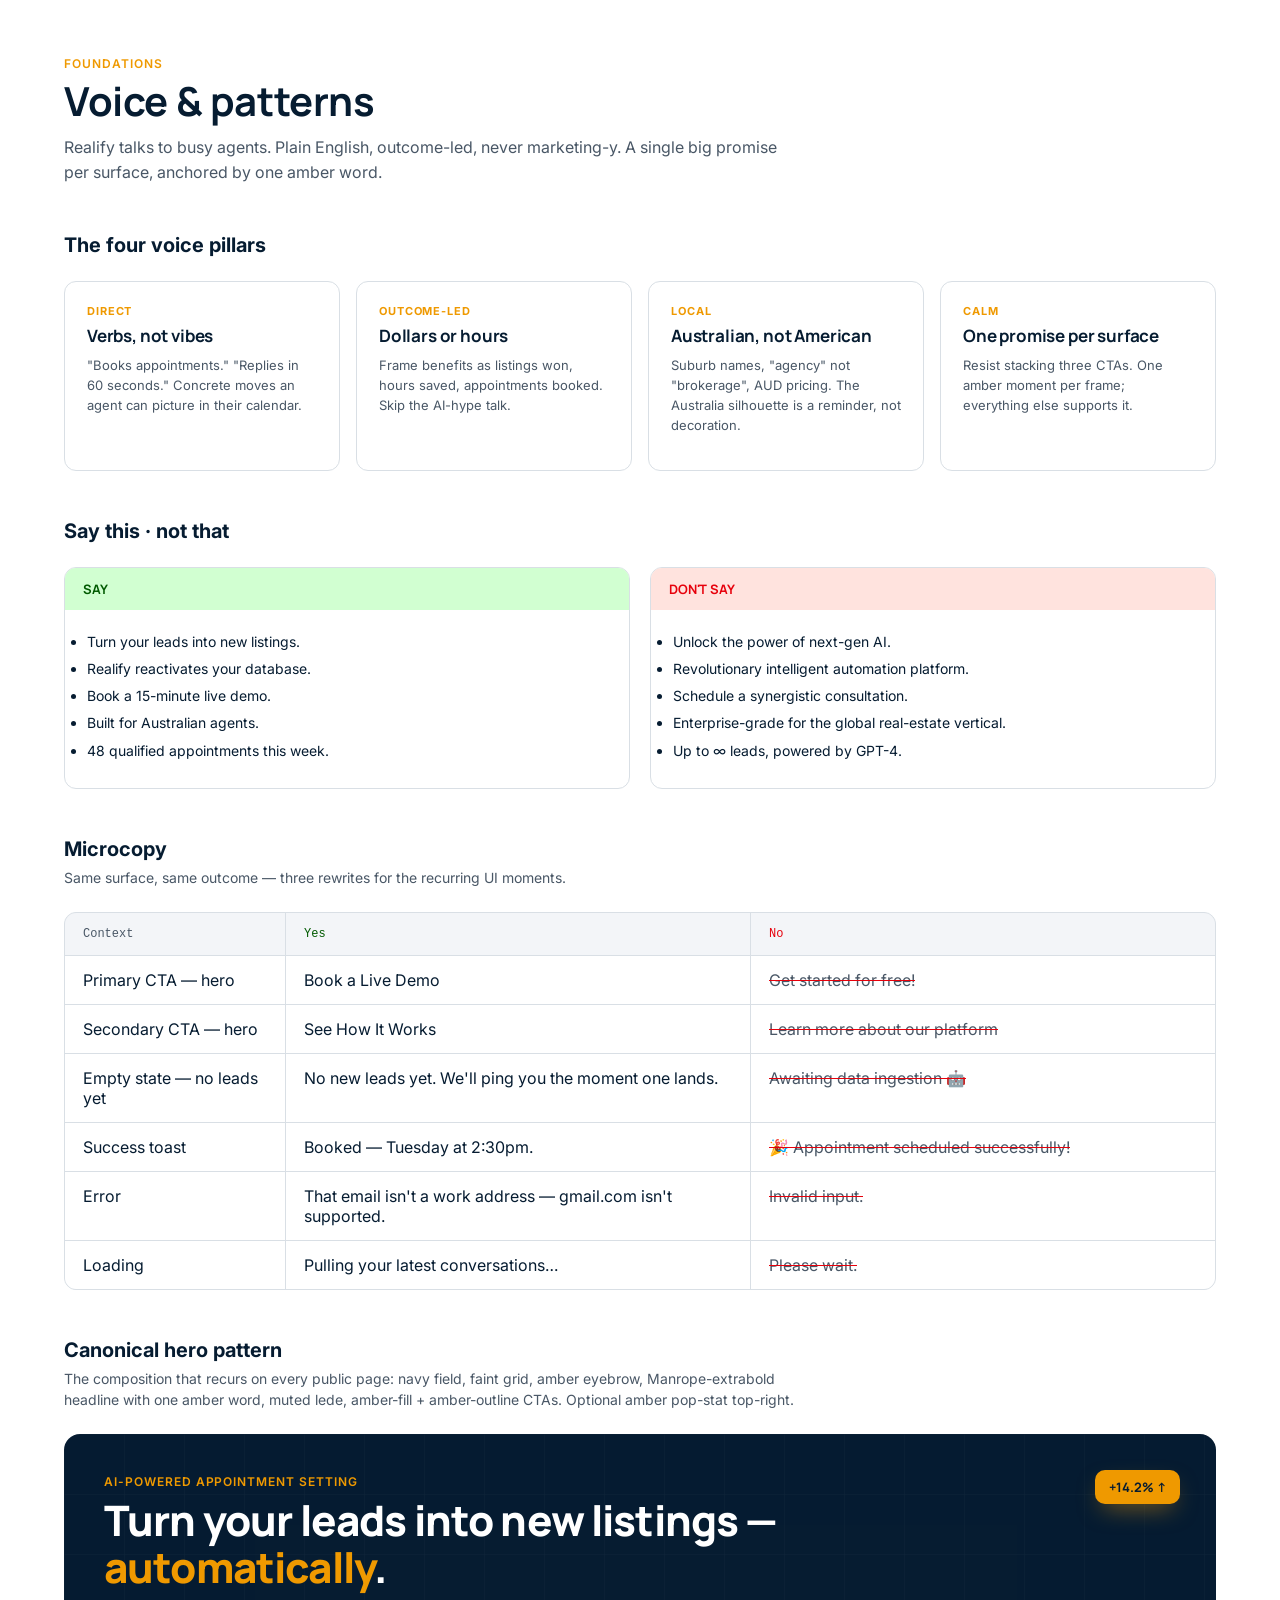
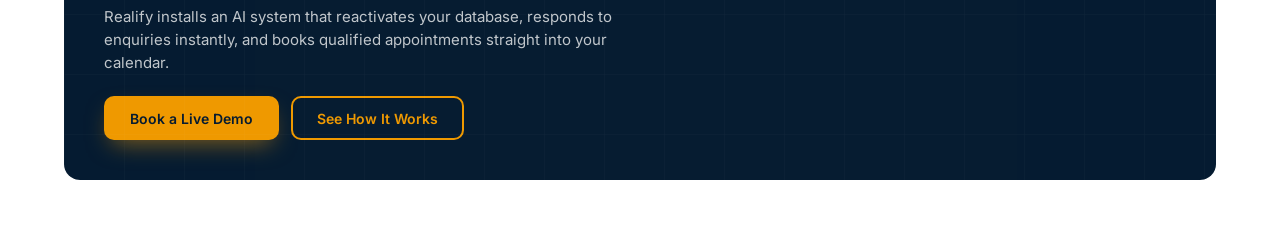
<file: voice.html>
<!doctype html>
<html lang="en">
<head>
<meta charset="utf-8" />
<title>Realify — Voice &amp; patterns</title>
<link rel="stylesheet" href="tokens.css" />
<style>
  body { padding: 56px 64px; }
  .wrap { max-width: 1240px; margin: 0 auto; }
  .eyebrow { color: var(--amber); font-weight: 600; text-transform: uppercase; letter-spacing: 0.08em; font-size: 12px; }
  h1 { font-size: 40px; line-height: 1.1; margin-top: 8px; }
  .lede { color: var(--muted-foreground); font-size: 16px; max-width: 720px; margin-top: 12px; line-height: 1.55; }
  section { margin-top: 48px; }
  .sec-h { font-size: 20px; font-weight: 700; }
  .sec-sub { color: var(--muted-foreground); font-size: 14px; margin-top: 6px; max-width: 760px; line-height: 1.5; }

  .pillars { display: grid; grid-template-columns: repeat(4, 1fr); gap: 16px; margin-top: 24px; }
  .pillar { border: 1px solid var(--border); border-radius: var(--radius-lg); padding: 22px; background: white; }
  .pillar .tag { color: var(--amber); font-weight: 700; font-size: 11px; text-transform: uppercase; letter-spacing: 0.08em; }
  .pillar h3 { font-family: var(--font-heading); font-weight: 700; font-size: 17px; margin-top: 6px; }
  .pillar p { font-size: 13px; color: var(--muted-foreground); line-height: 1.55; margin-top: 8px; }

  .ynt { display: grid; grid-template-columns: 1fr 1fr; gap: 20px; margin-top: 24px; }
  .col { border: 1px solid var(--border); border-radius: var(--radius-lg); overflow: hidden; }
  .col h4 { font-family: var(--font-heading); font-size: 13px; padding: 12px 18px; margin: 0; font-weight: 700; }
  .col.yes h4 { background: oklch(0.96 0.08 145); color: oklch(0.40 0.15 145); }
  .col.no h4 { background: oklch(0.96 0.06 25); color: var(--destructive); }
  .col ul { margin: 0; padding: 16px 22px 22px; font-size: 14px; line-height: 1.65; color: var(--foreground); }
  .col li { margin: 4px 0; }
  .col li code { background: var(--card); padding: 1px 6px; border-radius: 4px; font-size: 12.5px; }

  .micro { display: grid; grid-template-columns: 220px 1fr 1fr; gap: 1px; background: var(--border); border: 1px solid var(--border); border-radius: var(--radius-lg); overflow: hidden; margin-top: 24px; }
  .micro > div { background: white; padding: 14px 18px; }
  .micro .h { background: var(--card); font-size: 12px; color: var(--muted-foreground); font-family: ui-monospace, Menlo, monospace; }
  .micro .yes { color: var(--foreground); }
  .micro .no { color: var(--muted-foreground); text-decoration: line-through; text-decoration-color: var(--destructive); }

  .stage { background: var(--primary); color: white; border-radius: var(--radius-xl); padding: 40px; margin-top: 24px; position: relative; overflow: hidden; }
  .stage .eb { color: var(--amber); font-weight: 600; font-size: 12px; text-transform: uppercase; letter-spacing: 0.08em; }
  .stage h2 { font-family: var(--font-heading); font-weight: 800; font-size: 42px; line-height: 1.12; margin-top: 8px; max-width: 700px; letter-spacing: -0.02em; }
  .stage h2 em { font-style: normal; color: var(--amber); }
  .stage p { color: rgba(255,255,255,0.75); margin-top: 14px; max-width: 540px; font-size: 15px; line-height: 1.55; }
  .stage .ctas { margin-top: 22px; display: flex; gap: 12px; }
  .btn { display: inline-flex; align-items: center; justify-content: center; gap: 8px; border-radius: var(--radius-md); font-family: var(--font-body); font-size: 14px; font-weight: 600; cursor: pointer; border: 2px solid transparent; height: 44px; padding: 0 24px; }
  .btn-hero { background: var(--amber); color: var(--amber-foreground); box-shadow: 0 10px 24px -8px rgba(245,158,11,0.55); }
  .btn-out { border-color: var(--amber); color: var(--amber); background: transparent; }
  .grid-bg { position:absolute; inset:0; opacity: 0.04; background-image: linear-gradient(rgba(255,255,255,.5) 1px, transparent 1px), linear-gradient(90deg, rgba(255,255,255,.5) 1px, transparent 1px); background-size: 60px 60px; pointer-events: none; }
  .pop { position: absolute; right: 36px; top: 36px; background: var(--amber); color: var(--amber-foreground); padding: 8px 14px; border-radius: var(--radius-md); font-family: var(--font-heading); font-weight: 700; font-size: 13px; box-shadow: 0 10px 24px -8px rgba(245,158,11,0.55); }
</style>
</head>
<body>
<div class="wrap">
  <div class="eyebrow">Foundations</div>
  <h1>Voice &amp; patterns</h1>
  <p class="lede">Realify talks to busy agents. Plain English, outcome-led, never marketing-y. A single big promise per surface, anchored by one amber word.</p>

  <section>
    <div class="sec-h">The four voice pillars</div>
    <div class="pillars">
      <div class="pillar"><div class="tag">Direct</div><h3>Verbs, not vibes</h3><p>"Books appointments." "Replies in 60 seconds." Concrete moves an agent can picture in their calendar.</p></div>
      <div class="pillar"><div class="tag">Outcome-led</div><h3>Dollars or hours</h3><p>Frame benefits as listings won, hours saved, appointments booked. Skip the AI-hype talk.</p></div>
      <div class="pillar"><div class="tag">Local</div><h3>Australian, not American</h3><p>Suburb names, "agency" not "brokerage", AUD pricing. The Australia silhouette is a reminder, not decoration.</p></div>
      <div class="pillar"><div class="tag">Calm</div><h3>One promise per surface</h3><p>Resist stacking three CTAs. One amber moment per frame; everything else supports it.</p></div>
    </div>
  </section>

  <section>
    <div class="sec-h">Say this · not that</div>
    <div class="ynt">
      <div class="col yes">
        <h4>SAY</h4>
        <ul>
          <li>Turn your leads into new listings.</li>
          <li>Realify reactivates your database.</li>
          <li>Book a 15-minute live demo.</li>
          <li>Built for Australian agents.</li>
          <li>48 qualified appointments this week.</li>
        </ul>
      </div>
      <div class="col no">
        <h4>DON'T SAY</h4>
        <ul>
          <li>Unlock the power of next-gen AI.</li>
          <li>Revolutionary intelligent automation platform.</li>
          <li>Schedule a synergistic consultation.</li>
          <li>Enterprise-grade for the global real-estate vertical.</li>
          <li>Up to ∞ leads, powered by GPT-4.</li>
        </ul>
      </div>
    </div>
  </section>

  <section>
    <div class="sec-h">Microcopy</div>
    <p class="sec-sub">Same surface, same outcome — three rewrites for the recurring UI moments.</p>
    <div class="micro">
      <div class="h">Context</div><div class="h" style="color: oklch(0.40 0.15 145);">Yes</div><div class="h" style="color: var(--destructive);">No</div>

      <div>Primary CTA — hero</div><div class="yes">Book a Live Demo</div><div class="no">Get started for free!</div>
      <div>Secondary CTA — hero</div><div class="yes">See How It Works</div><div class="no">Learn more about our platform</div>
      <div>Empty state — no leads yet</div><div class="yes">No new leads yet. We'll ping you the moment one lands.</div><div class="no">Awaiting data ingestion 🤖</div>
      <div>Success toast</div><div class="yes">Booked — Tuesday at 2:30pm.</div><div class="no">🎉 Appointment scheduled successfully!</div>
      <div>Error</div><div class="yes">That email isn't a work address — gmail.com isn't supported.</div><div class="no">Invalid input.</div>
      <div>Loading</div><div class="yes">Pulling your latest conversations…</div><div class="no">Please wait.</div>
    </div>
  </section>

  <section>
    <div class="sec-h">Canonical hero pattern</div>
    <p class="sec-sub">The composition that recurs on every public page: navy field, faint grid, amber eyebrow, Manrope-extrabold headline with one amber word, muted lede, amber-fill + amber-outline CTAs. Optional amber pop-stat top-right.</p>
    <div class="stage">
      <div class="grid-bg"></div>
      <div class="pop">+14.2% ↑</div>
      <div class="eb">AI-Powered Appointment Setting</div>
      <h2>Turn your leads into new listings — <em>automatically</em>.</h2>
      <p>Realify installs an AI system that reactivates your database, responds to enquiries instantly, and books qualified appointments straight into your calendar.</p>
      <div class="ctas">
        <button class="btn btn-hero">Book a Live Demo</button>
        <button class="btn btn-out">See How It Works</button>
      </div>
    </div>
  </section>
</div>
</body>
</html>
</file>
<file: tokens.css>
/* Realify design tokens — mirrors src/styles.css from the production app.
   Use these custom properties when building components in this design system. */

@import url("https://fonts.googleapis.com/css2?family=Manrope:wght@400;500;600;700;800&family=Inter:wght@400;500;600;700&display=swap");

:root {
  /* Type */
  --font-heading: "Manrope", ui-sans-serif, system-ui, sans-serif;
  --font-body: "Inter", ui-sans-serif, system-ui, sans-serif;

  /* Radius scale (--radius is the base, others derive from it) */
  --radius: 0.75rem;
  --radius-sm: calc(var(--radius) - 4px);
  --radius-md: calc(var(--radius) - 2px);
  --radius-lg: var(--radius);
  --radius-xl: calc(var(--radius) + 4px);
  --radius-2xl: calc(var(--radius) + 8px);
  --radius-3xl: calc(var(--radius) + 12px);

  /* Brand */
  --primary: oklch(0.22 0.05 250);
  --primary-foreground: oklch(0.98 0 0);
  --amber: oklch(0.75 0.18 75);
  --amber-foreground: oklch(0.22 0.05 250);
  --navy-light: oklch(0.30 0.05 250);

  /* Surfaces */
  --background: oklch(1 0 0);
  --foreground: oklch(0.22 0.05 250);
  --card: oklch(0.97 0.005 250);
  --card-foreground: oklch(0.22 0.05 250);
  --popover: oklch(1 0 0);
  --popover-foreground: oklch(0.22 0.05 250);
  --muted: oklch(0.95 0.01 250);
  --muted-foreground: oklch(0.45 0.03 250);
  --accent: oklch(0.95 0.01 250);
  --accent-foreground: oklch(0.22 0.05 250);
  --surface: oklch(0.96 0.008 240);

  /* Functional */
  --destructive: oklch(0.577 0.245 27.325);
  --destructive-foreground: oklch(0.98 0 0);
  --border: oklch(0.90 0.01 250);
  --input: oklch(0.90 0.01 250);
  --ring: oklch(0.75 0.18 75);

  /* Charts (amber + 4 supporting blues) */
  --chart-1: oklch(0.75 0.18 75);
  --chart-2: oklch(0.55 0.15 250);
  --chart-3: oklch(0.40 0.07 250);
  --chart-4: oklch(0.80 0.15 80);
  --chart-5: oklch(0.65 0.10 250);

  /* Sidebar (always navy regardless of light/dark) */
  --sidebar: oklch(0.22 0.05 250);
  --sidebar-foreground: oklch(0.98 0 0);
  --sidebar-primary: oklch(0.75 0.18 75);
  --sidebar-primary-foreground: oklch(0.22 0.05 250);
  --sidebar-accent: oklch(0.30 0.05 250);
  --sidebar-accent-foreground: oklch(0.98 0 0);
  --sidebar-border: oklch(0.35 0.04 250);
}

* { box-sizing: border-box; }
html, body { margin: 0; }
body {
  background: var(--background);
  color: var(--foreground);
  font-family: var(--font-body);
  -webkit-font-smoothing: antialiased;
  text-rendering: optimizeLegibility;
}
h1, h2, h3, h4, h5, h6 {
  font-family: var(--font-heading);
  font-weight: 700;
  letter-spacing: -0.01em;
  margin: 0;
}
</file>
